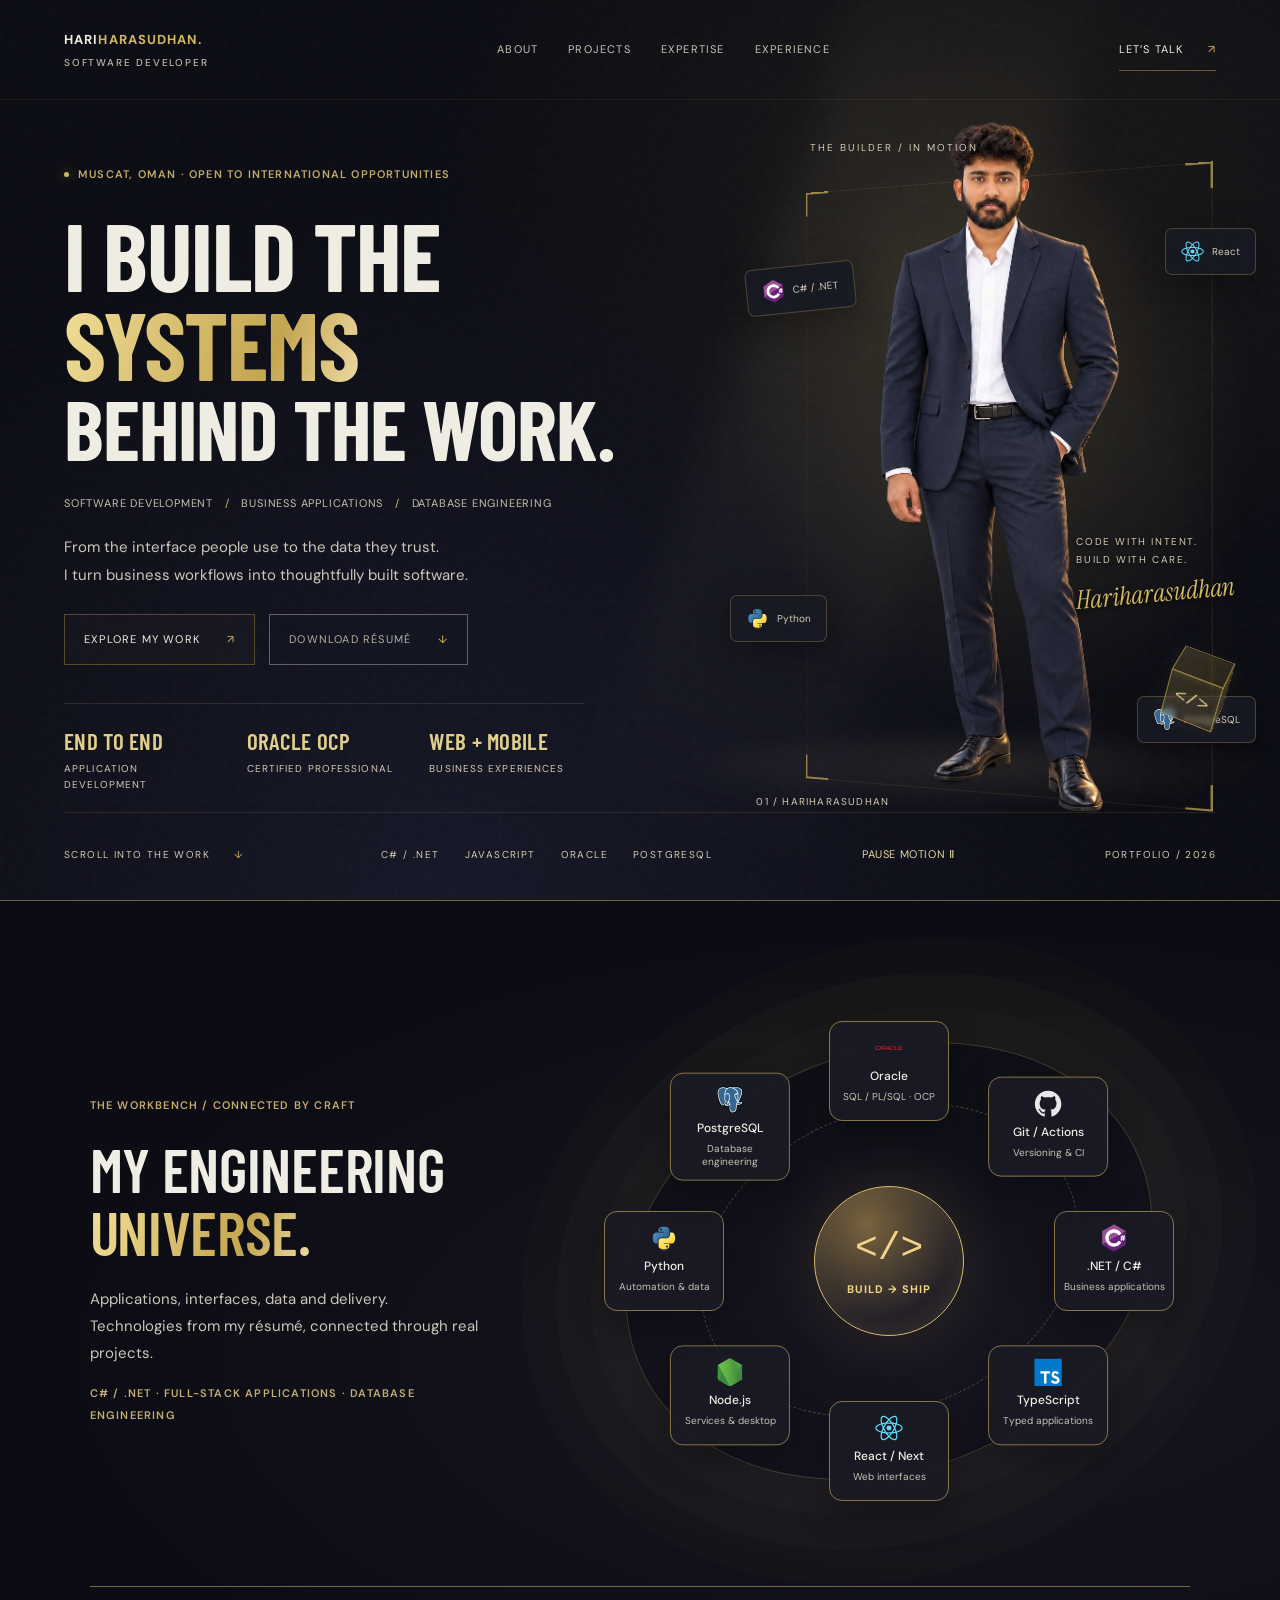
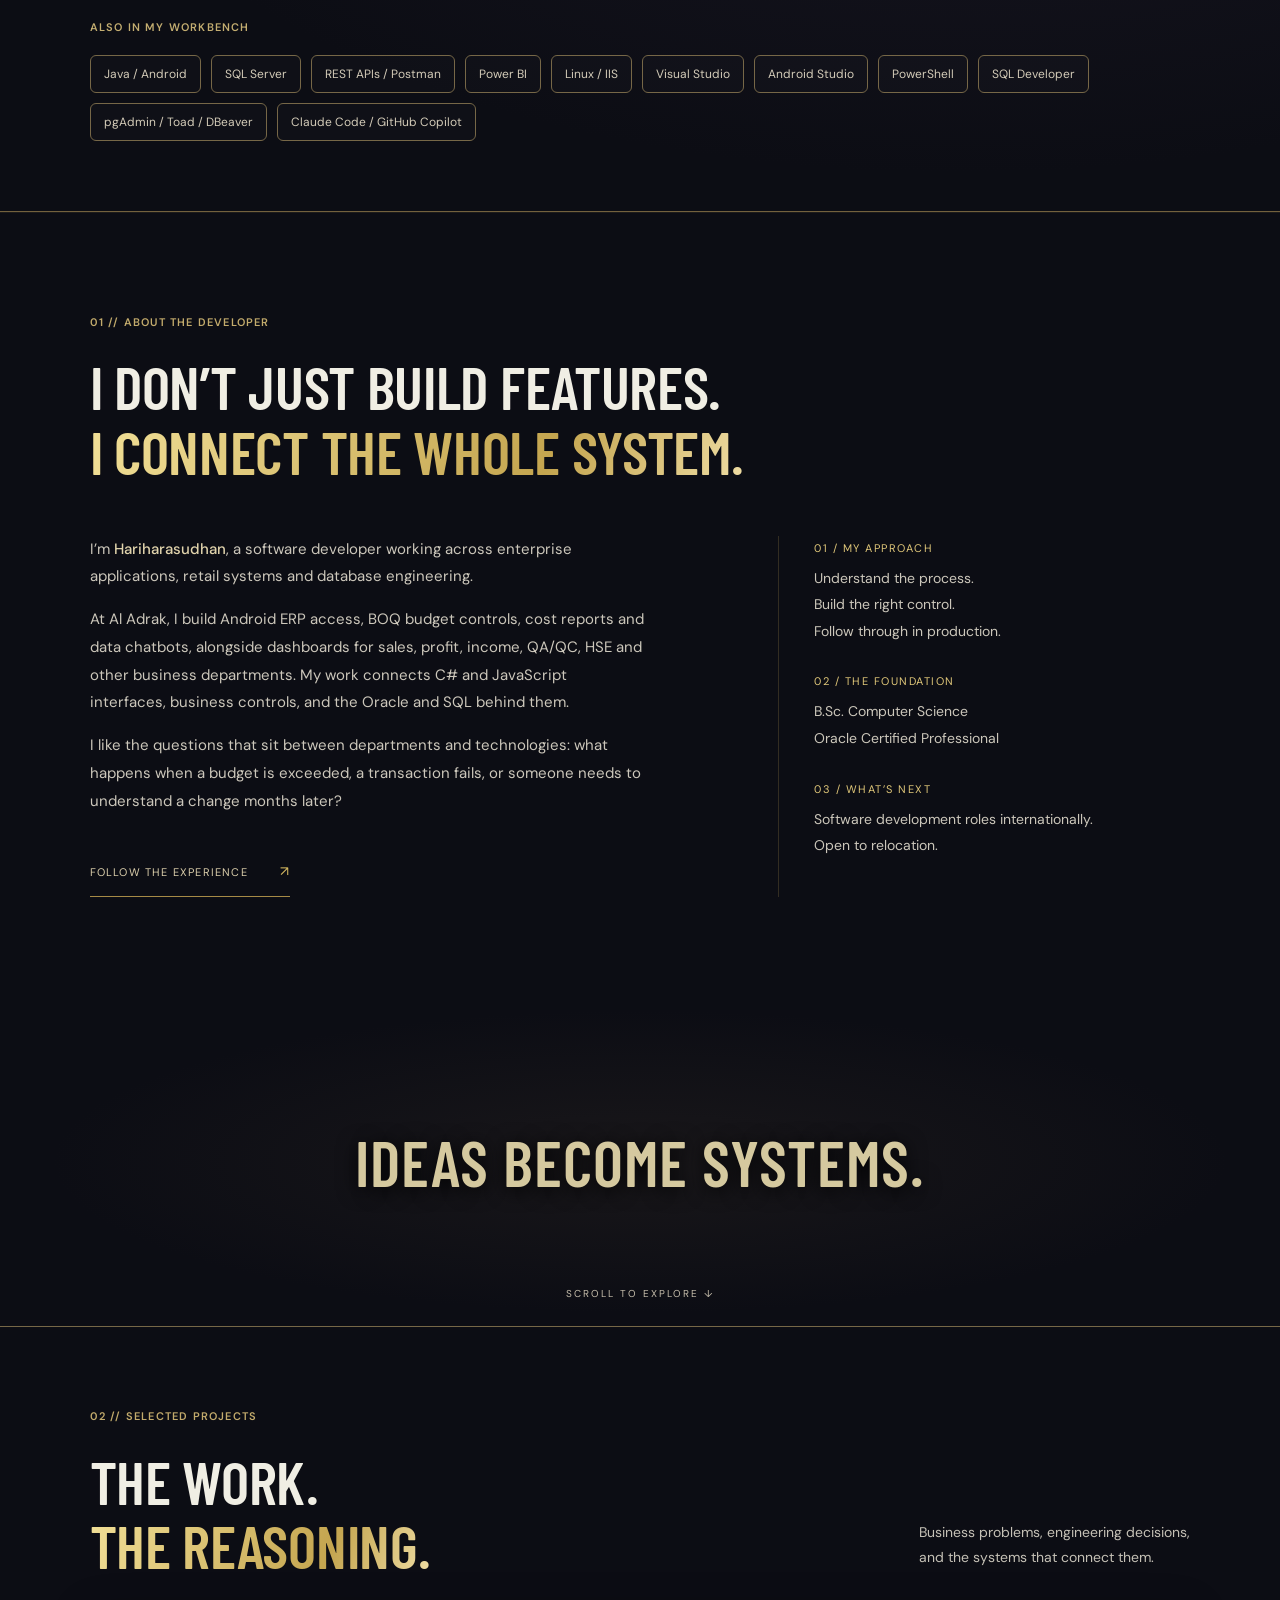
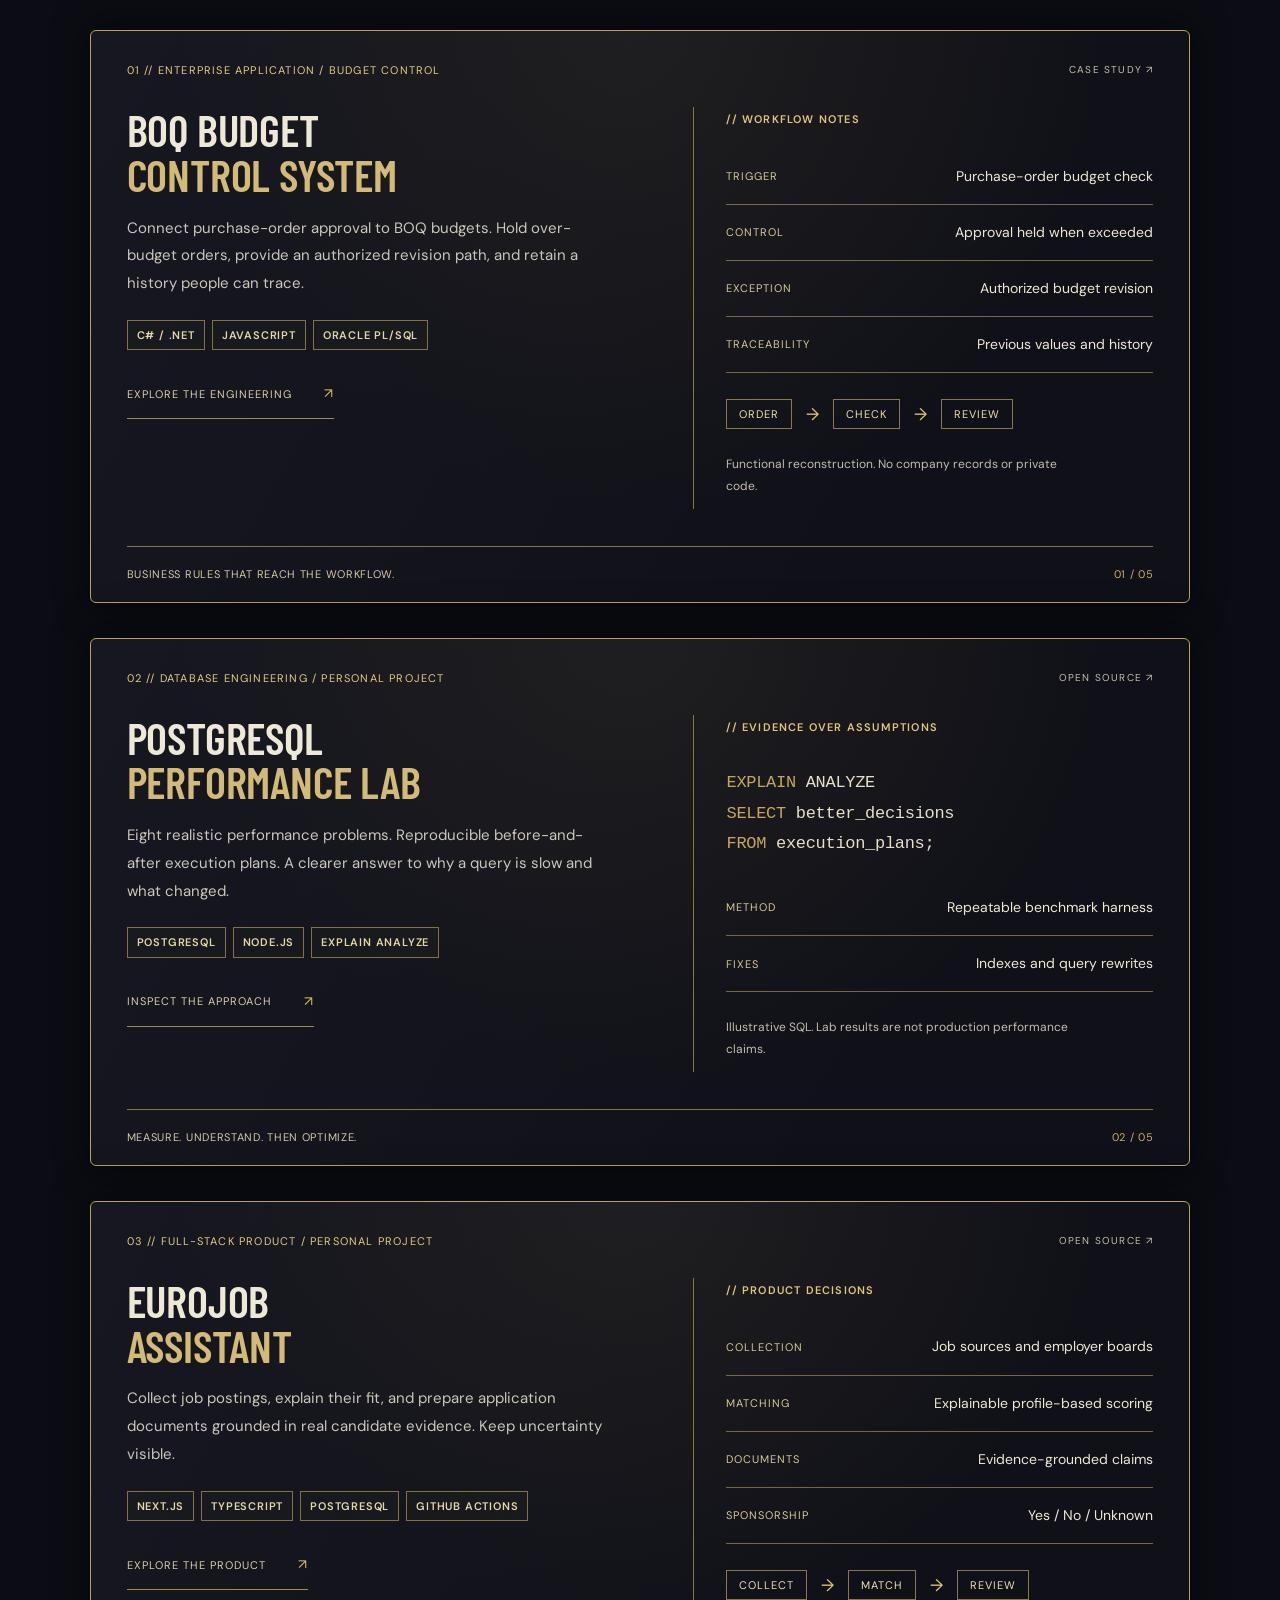
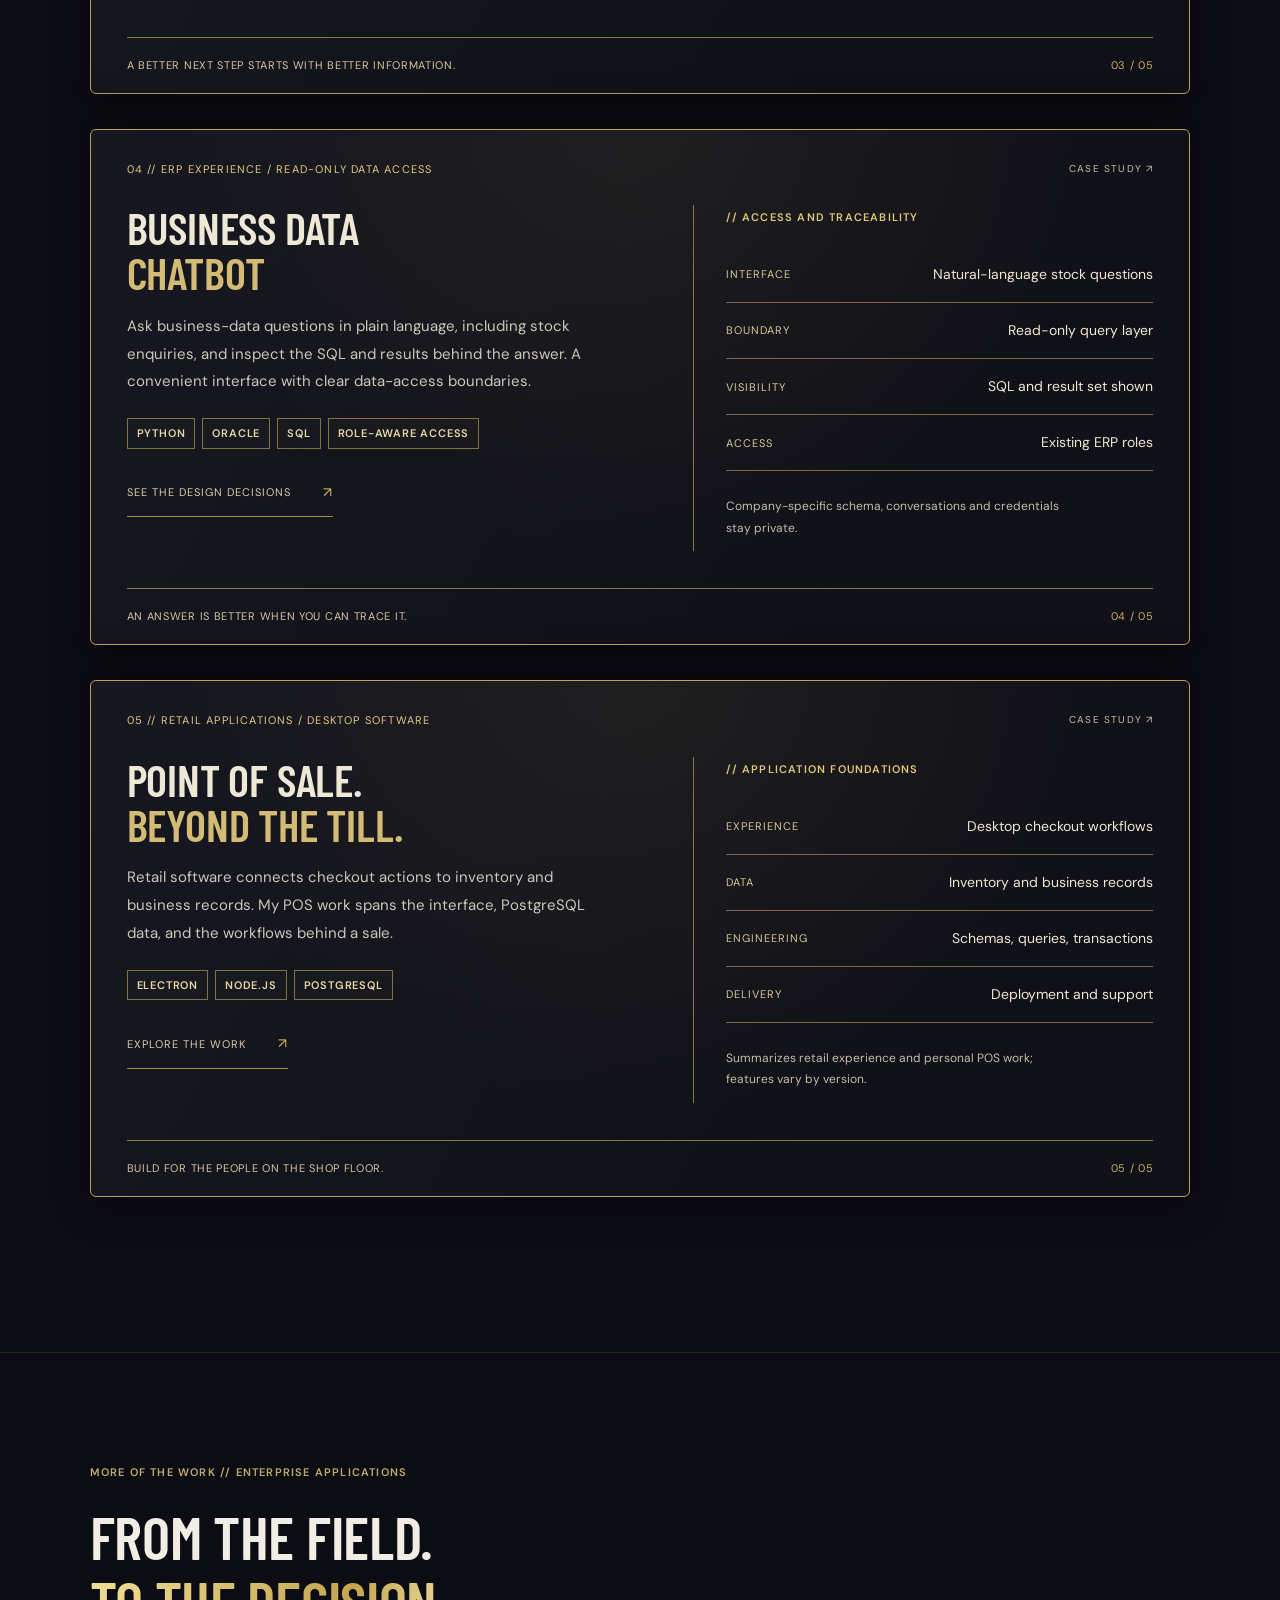
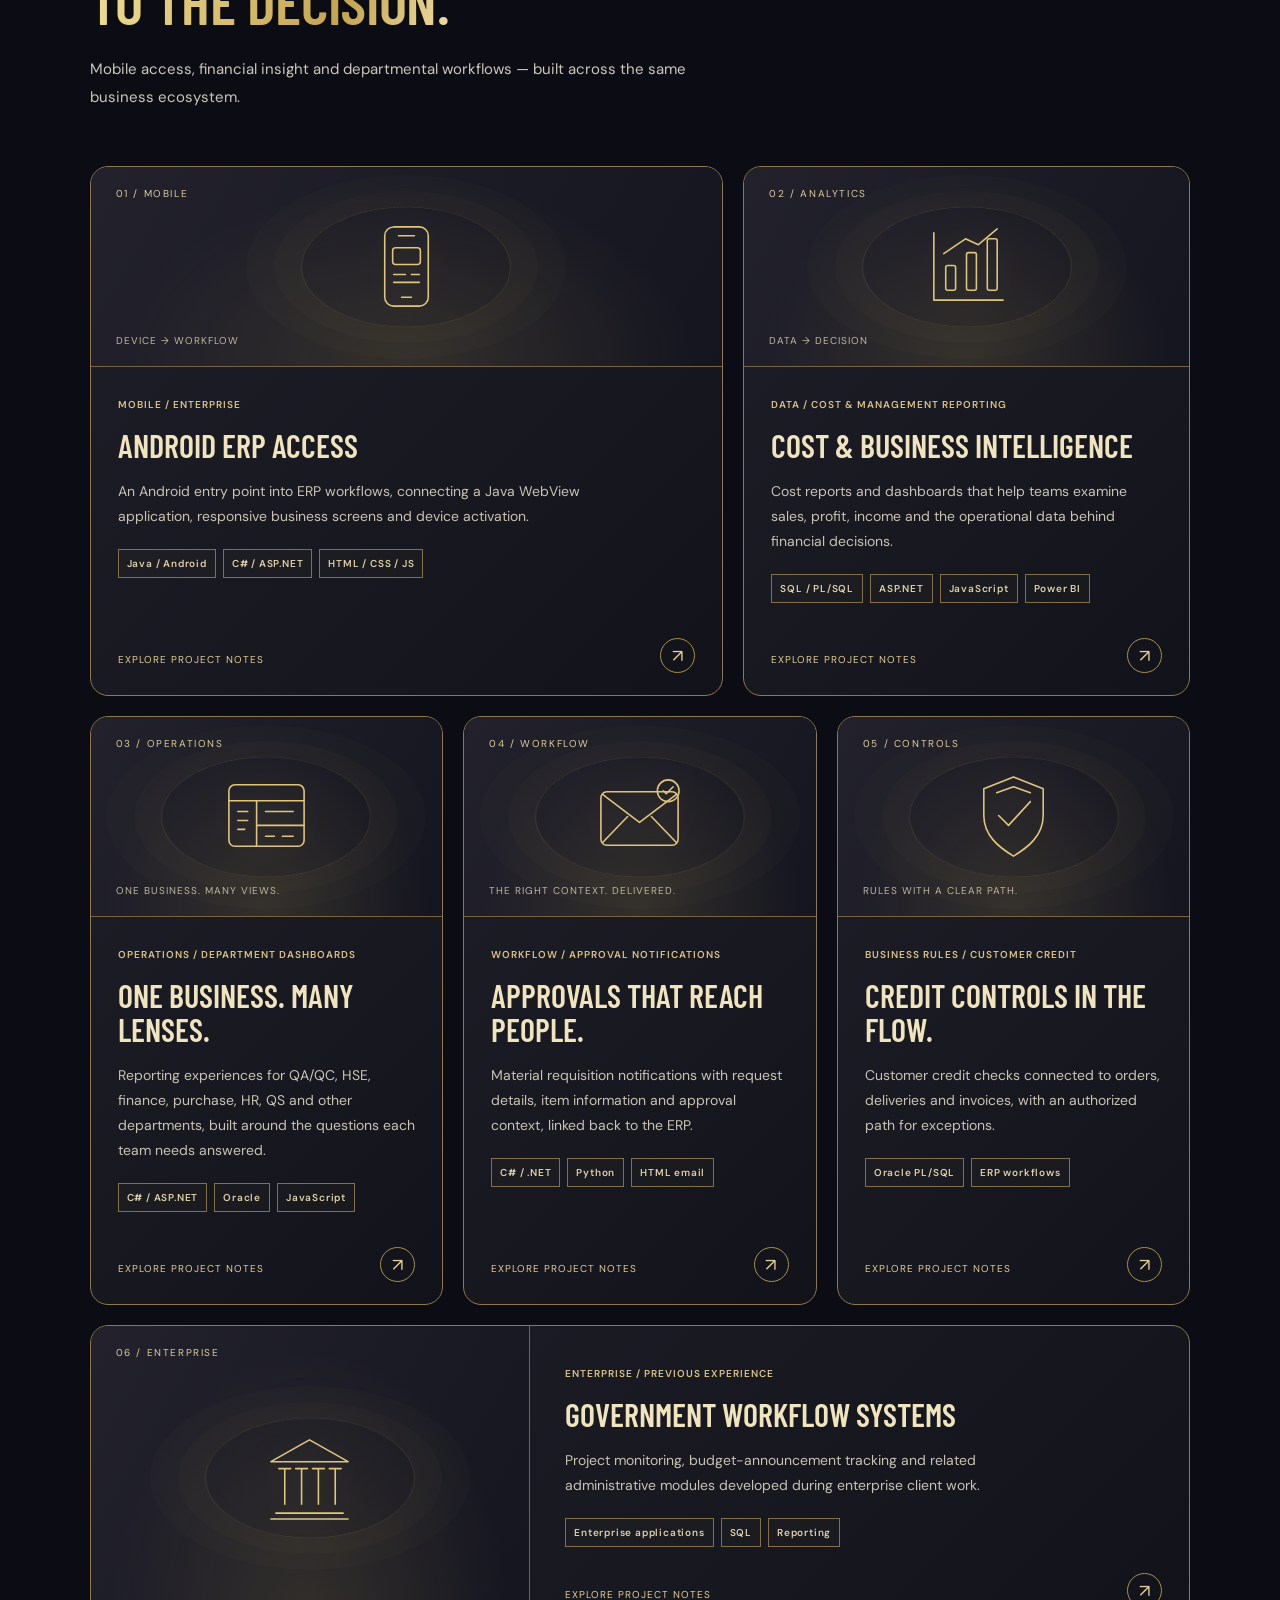
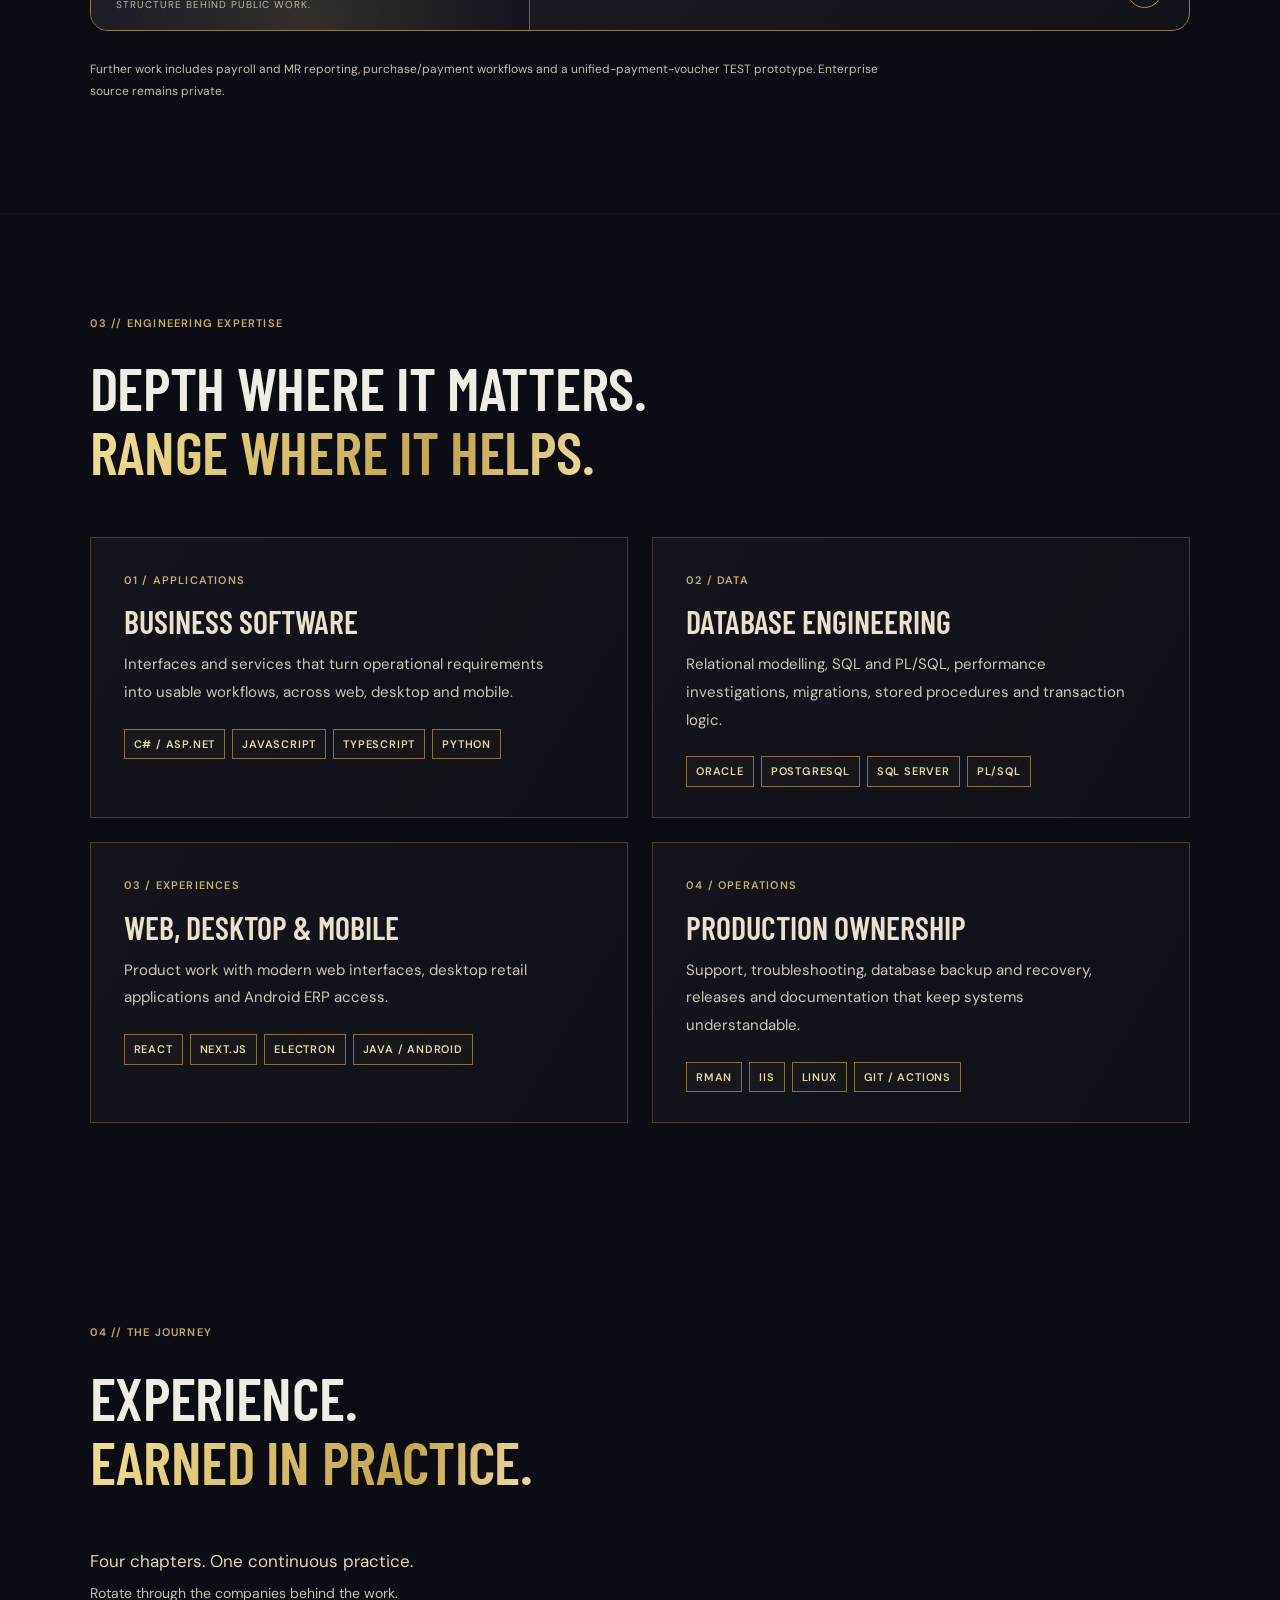
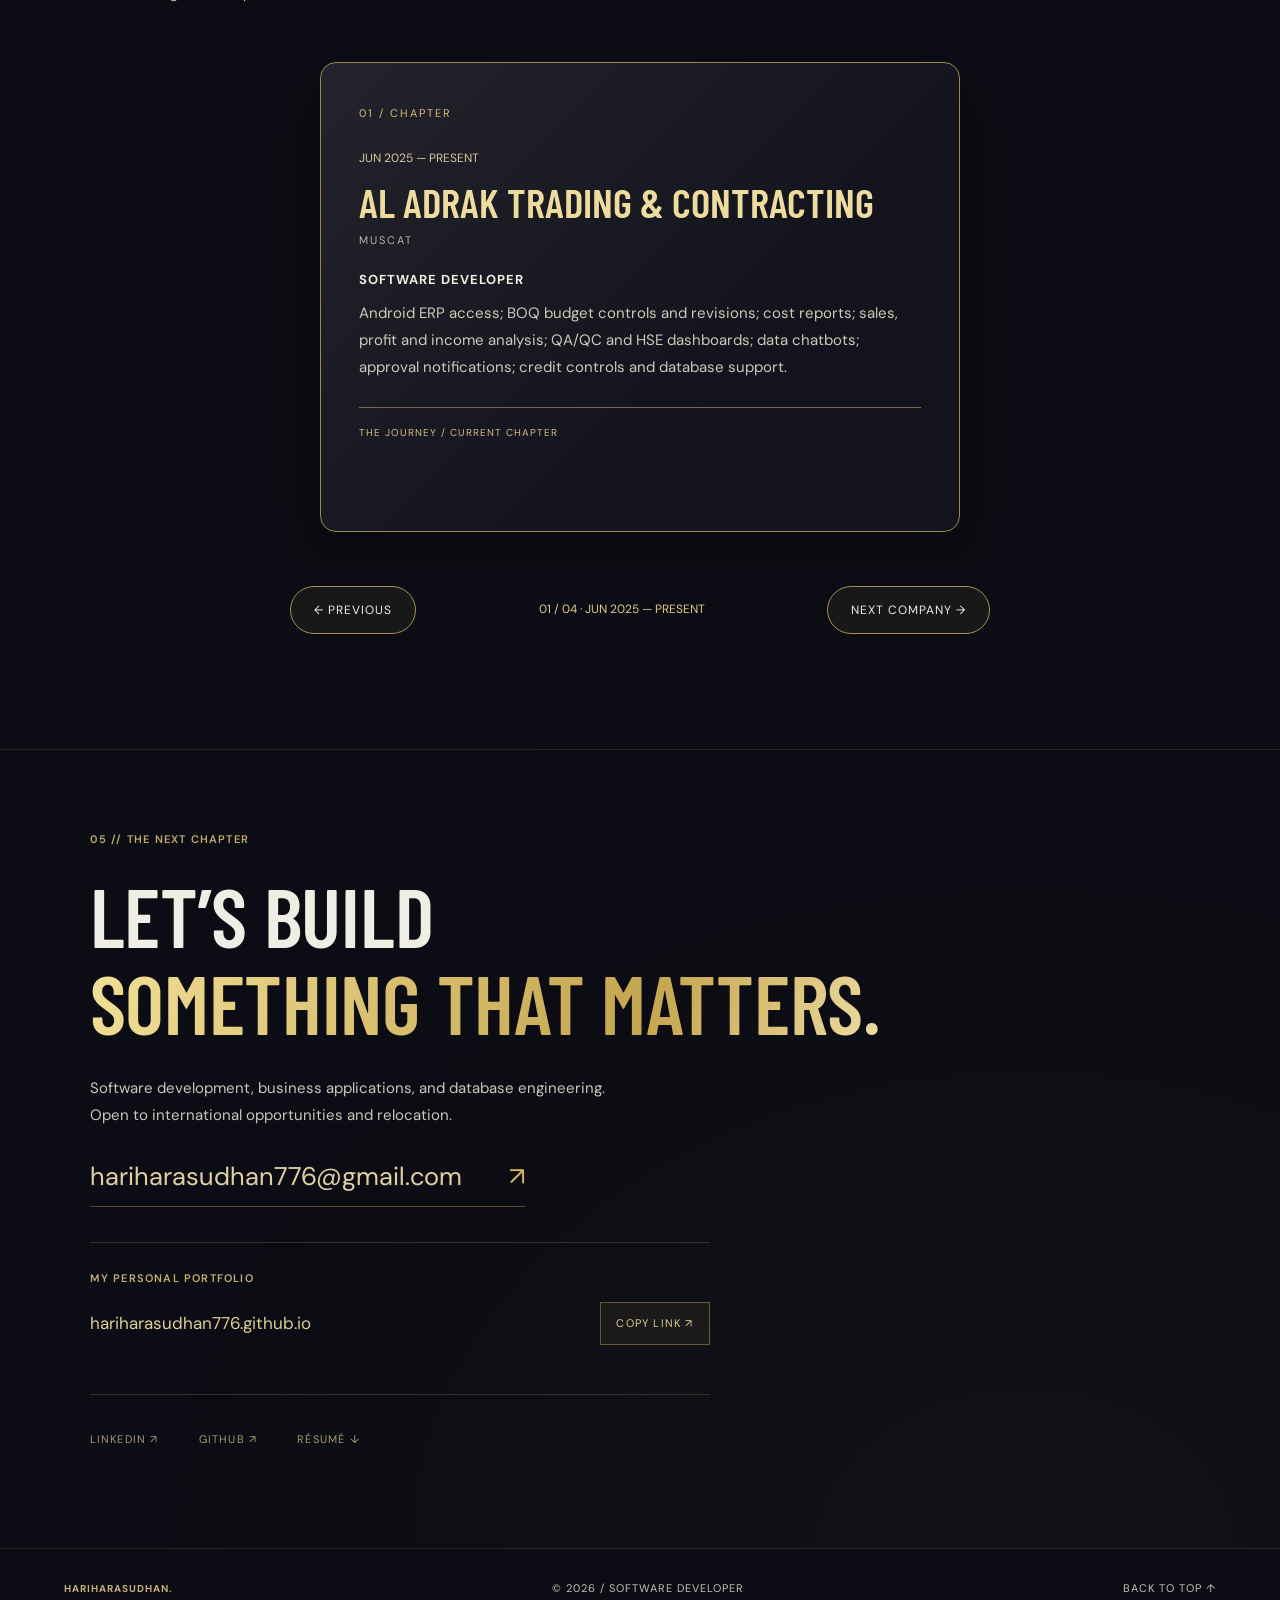
<file: index.html>
<!doctype html><html lang="en"><head><meta charset="UTF-8"><meta name="viewport" content="width=device-width, initial-scale=1"><meta name="theme-color" content="#0c0d14"><meta name="description" content="Hariharasudhan — software developer building business applications, ERP workflows and database systems. Selected projects, engineering decisions and experience."><meta property="og:title" content="Hariharasudhan — Software Developer"><meta property="og:description" content="From business problems to software that works. Explore the projects and engineering behind the work."><meta property="og:type" content="website"><meta property="og:url" content="https://hariharasudhan776.github.io/"><meta property="og:site_name" content="Hariharasudhan"><meta property="og:image" content="https://hariharasudhan776.github.io/portrait.png"><meta name="twitter:card" content="summary_large_image"><link rel="canonical" href="https://hariharasudhan776.github.io/"><title>Hariharasudhan — Software Developer</title><link rel="icon" href="icon.svg" type="image/svg+xml"><link rel="stylesheet" href="stage.css?v=walking1"><link rel="stylesheet" href="refinements.css?v=bento1"><link rel="stylesheet" href="bento.css?v=bento1"></head><body class="gold-stage"><a class="skip" href="https://hariharasudhan776.github.io/#work">Skip to projects</a><div class="noise" aria-hidden="true"></div><div class="reading-progress" aria-hidden="true"></div>
<header class="topbar"><a class="identity" href="https://hariharasudhan776.github.io/#home">HARI<span>HARASUDHAN.</span><small>SOFTWARE DEVELOPER</small></a><nav aria-label="Main navigation"><a href="https://hariharasudhan776.github.io/#about">About</a><a href="https://hariharasudhan776.github.io/#work">Projects</a><a href="https://hariharasudhan776.github.io/#skills">Expertise</a><a href="https://hariharasudhan776.github.io/#experience">Experience</a></nav><details class="mobile-menu"><summary>MENU +</summary><nav aria-label="Mobile navigation"><a href="https://hariharasudhan776.github.io/#about">About</a><a href="https://hariharasudhan776.github.io/#work">Projects</a><a href="https://hariharasudhan776.github.io/#skills">Expertise</a><a href="https://hariharasudhan776.github.io/#experience">Experience</a></nav></details><a class="top-contact" href="mailto:hariharasudhan776@gmail.com">LET’S TALK <span>↗</span></a></header>
<main><section class="opening" id="home"><div class="stage-grid" aria-hidden="true"></div><div class="spotlight one" aria-hidden="true"></div><div class="spotlight two" aria-hidden="true"></div><div class="opening-copy"><p class="overline reveal"><span class="live-dot"></span> MUSCAT, OMAN · OPEN TO INTERNATIONAL OPPORTUNITIES</p><h1 class="hero-title"><span class="title-line">I BUILD THE</span><span class="title-line gold">SYSTEMS</span><span class="title-line">BEHIND THE WORK.</span></h1><p class="hero-role reveal">SOFTWARE DEVELOPMENT <i>/</i> BUSINESS APPLICATIONS <i>/</i> DATABASE ENGINEERING</p><p class="hero-description reveal">From the interface people use to the data they trust.<br>I turn business workflows into thoughtfully built software.</p><div class="opening-actions reveal"><a class="outline-button" href="https://hariharasudhan776.github.io/#work">EXPLORE MY WORK <span>↗</span></a><a class="outline-button subtle" href="https://hariharasudhan776.github.io/Hariharasudhan_Resume.pdf" target="_blank" rel="noopener">DOWNLOAD RÉSUMÉ <span>↓</span></a></div><div class="credentials reveal"><div><strong>END TO END</strong><span>APPLICATION DEVELOPMENT</span></div><div><strong>ORACLE OCP</strong><span>CERTIFIED PROFESSIONAL</span></div><div><strong>WEB + MOBILE</strong><span>BUSINESS EXPERIENCES</span></div></div></div>
<div class="portrait-stage"><video id="portrait-video" class="stage-video" data-src="assets/hariharasudhan-walking.mp4" poster="portrait-stage.png" muted loop playsinline preload="none" aria-label="Animated photographic portrait of Hariharasudhan walking"></video><div class="hero-tools" aria-label="AI and development tools"><span class="hero-tool tool-a"><img src="assets/csharp.svg" alt="">C# / .NET</span><span class="hero-tool tool-b"><img src="assets/react.svg" alt="">React</span><span class="hero-tool tool-c"><img src="assets/python.svg" alt="">Python</span><span class="hero-tool tool-d"><img src="assets/postgresql.svg" alt="">PostgreSQL</span></div><span class="scene-caption">THE BUILDER / IN MOTION</span><div class="portrait-frame" aria-hidden="true"><i></i><i></i><i></i><i></i></div><div class="portrait-halo" aria-hidden="true"></div><div class="portrait-floor" aria-hidden="true"></div><img class="stage-portrait" src="portrait-stage.png" alt="Editorial portrait of Hariharasudhan" width="1024" height="1536" fetchpriority="high"><div class="portrait-tag"><span>CODE WITH INTENT.</span><span>BUILD WITH CARE.</span><em>Hariharasudhan</em></div><div class="floating-code" aria-hidden="true"><div class="cube-face front">&lt;/&gt;</div><div class="cube-face side"></div><div class="cube-face top"></div></div><span class="portrait-coordinate">01 / HARIHARASUDHAN</span></div>
<div class="opening-bottom"><span>SCROLL INTO THE WORK <b>↓</b></span><div><span>C# / .NET</span><span>JAVASCRIPT</span><span>ORACLE</span><span>POSTGRESQL</span></div><button id="motion-toggle" class="motion-button" aria-pressed="false" type="button">PAUSE MOTION Ⅱ</button><span>PORTFOLIO / 2026</span></div></section>
<section class="solar-workbench shell" id="tools" aria-label="Tools I work with"><div class="solar-copy"><p class="overline">THE WORKBENCH / CONNECTED BY CRAFT</p><h2>MY ENGINEERING<br><span class="gold">UNIVERSE.</span></h2><p>Applications, interfaces, data and delivery. Technologies from my résumé, connected through real projects.</p><span class="small-label">C# / .NET · FULL-STACK APPLICATIONS · DATABASE ENGINEERING</span></div><div class="solar-scene"><div class="solar-disc" aria-hidden="true"></div><div class="solar-core"><span>&lt;/&gt;</span><strong>BUILD → SHIP</strong></div><div class="orbit-path" style="--phase:0deg"><div class="orbit-node"><span class="orbit-icon"><img src="assets/csharp.svg" alt="" width="28" height="28"></span><strong>.NET / C#</strong><small>Business applications</small></div></div><div class="orbit-path" style="--phase:45deg"><div class="orbit-node"><span class="orbit-icon"><img src="assets/typescript.svg" alt="" width="28" height="28"></span><strong>TypeScript</strong><small>Typed applications</small></div></div><div class="orbit-path" style="--phase:90deg"><div class="orbit-node"><span class="orbit-icon"><img src="assets/react.svg" alt="" width="28" height="28"></span><strong>React / Next</strong><small>Web interfaces</small></div></div><div class="orbit-path" style="--phase:135deg"><div class="orbit-node"><span class="orbit-icon"><img src="assets/nodejs.svg" alt="" width="28" height="28"></span><strong>Node.js</strong><small>Services & desktop</small></div></div><div class="orbit-path" style="--phase:180deg"><div class="orbit-node"><span class="orbit-icon"><img src="assets/python.svg" alt="" width="28" height="28"></span><strong>Python</strong><small>Automation & data</small></div></div><div class="orbit-path" style="--phase:225deg"><div class="orbit-node"><span class="orbit-icon"><img src="assets/postgresql.svg" alt="" width="28" height="28"></span><strong>PostgreSQL</strong><small>Database engineering</small></div></div><div class="orbit-path" style="--phase:270deg"><div class="orbit-node"><span class="orbit-icon"><img src="assets/oracle.svg" alt="" width="28" height="28"></span><strong>Oracle</strong><small>SQL / PL/SQL · OCP</small></div></div><div class="orbit-path" style="--phase:315deg"><div class="orbit-node"><span class="orbit-icon"><img src="assets/github.svg" alt="" width="28" height="28"></span><strong>Git / Actions</strong><small>Versioning & CI</small></div></div></div><div class="supporting-tools"><span class="small-label">ALSO IN MY WORKBENCH</span><ul><li>Java / Android</li><li>SQL Server</li><li>REST APIs / Postman</li><li>Power BI</li><li>Linux / IIS</li><li>Visual Studio</li><li>Android Studio</li><li>PowerShell</li><li>SQL Developer</li><li>pgAdmin / Toad / DBeaver</li><li>Claude Code / GitHub Copilot</li></ul></div></section><section class="about-panel shell" id="about"><div class="section-intro reveal"><p class="overline">01 // ABOUT THE DEVELOPER</p><h2>I DON’T JUST BUILD FEATURES.<br><span class="gold">I CONNECT THE WHOLE SYSTEM.</span></h2></div><div class="about-grid"><div class="about-story reveal"><p>I’m <strong>Hariharasudhan</strong>, a software developer working across enterprise applications, retail systems and database engineering.</p><p>At Al Adrak, I build Android ERP access, BOQ budget controls, cost reports and data chatbots, alongside dashboards for sales, profit, income, QA/QC, HSE and other business departments. My work connects C# and JavaScript interfaces, business controls, and the Oracle and SQL behind them.</p><p>I like the questions that sit between departments and technologies: what happens when a budget is exceeded, a transaction fails, or someone needs to understand a change months later?</p><a class="inline-link" href="https://hariharasudhan776.github.io/#experience">FOLLOW THE EXPERIENCE <span>↗</span></a></div><aside class="about-notes reveal"><div><span>01 / MY APPROACH</span><p>Understand the process.<br>Build the right control.<br>Follow through in production.</p></div><div><span>02 / THE FOUNDATION</span><p>B.Sc. Computer Science<br>Oracle Certified Professional</p></div><div><span>03 / WHAT’S NEXT</span><p>Software development roles internationally.<br>Open to relocation.</p></div></aside></div></section>
<div class="scroll-film" aria-hidden="true"><div class="film-caption">IDEAS BECOME SYSTEMS.</div><div class="film-slices"><i style="--slice:0;--offset:2;background-position:center 0%"></i><i style="--slice:1;--offset:1;background-position:center 25%"></i><i style="--slice:2;--offset:0;background-position:center 50%"></i><i style="--slice:3;--offset:1;background-position:center 75%"></i><i style="--slice:4;--offset:2;background-position:center 100%"></i></div><span>SCROLL TO EXPLORE ↓</span></div><section class="work-panel shell" id="work"><div class="section-intro reveal"><p class="overline">02 // SELECTED PROJECTS</p><div class="heading-row"><h2>THE WORK.<br><span class="gold">THE REASONING.</span></h2><p>Business problems, engineering decisions,<br>and the systems that connect them.</p></div></div><div class="stacked-projects">
<article class="project-card" id="budget-control" style="--card:0"><div class="card-head"><span>01 // ENTERPRISE APPLICATION / BUDGET CONTROL</span><span>CASE STUDY ↗</span></div><div class="project-grid"><div class="project-story"><h3>BOQ BUDGET<br><span>CONTROL SYSTEM</span></h3><p>Connect purchase-order approval to BOQ budgets. Hold over-budget orders, provide an authorized revision path, and retain a history people can trace.</p><div class="tech-tags"><span>C# / .NET</span><span>JAVASCRIPT</span><span>ORACLE PL/SQL</span></div><button class="inline-link" data-open="budget">EXPLORE THE ENGINEERING <span>↗</span></button></div><div class="architecture"><span class="small-label">// WORKFLOW NOTES</span><dl><div><dt>TRIGGER</dt><dd>Purchase-order budget check</dd></div><div><dt>CONTROL</dt><dd>Approval held when exceeded</dd></div><div><dt>EXCEPTION</dt><dd>Authorized budget revision</dd></div><div><dt>TRACEABILITY</dt><dd>Previous values and history</dd></div></dl><div class="flow-strip"><span>ORDER</span><b>→</b><span>CHECK</span><b>→</b><span>REVIEW</span></div><p class="privacy-note">Functional reconstruction. No company records or private code.</p></div></div><div class="card-foot"><span>BUSINESS RULES THAT REACH THE WORKFLOW.</span><span>01 / 05</span></div></article>
<article class="project-card" style="--card:1"><div class="card-head"><span>02 // DATABASE ENGINEERING / PERSONAL PROJECT</span><span>OPEN SOURCE ↗</span></div><div class="project-grid"><div class="project-story"><h3>POSTGRESQL<br><span>PERFORMANCE LAB</span></h3><p>Eight realistic performance problems. Reproducible before-and-after execution plans. A clearer answer to why a query is slow and what changed.</p><div class="tech-tags"><span>POSTGRESQL</span><span>NODE.JS</span><span>EXPLAIN ANALYZE</span></div><button class="inline-link" data-open="postgres">INSPECT THE APPROACH <span>↗</span></button></div><div class="architecture code-notes"><span class="small-label">// EVIDENCE OVER ASSUMPTIONS</span><pre><span>EXPLAIN</span> ANALYZE
<span>SELECT</span> better_decisions
<span>FROM</span> execution_plans;</pre><dl><div><dt>METHOD</dt><dd>Repeatable benchmark harness</dd></div><div><dt>FIXES</dt><dd>Indexes and query rewrites</dd></div></dl><p class="privacy-note">Illustrative SQL. Lab results are not production performance claims.</p></div></div><div class="card-foot"><span>MEASURE. UNDERSTAND. THEN OPTIMIZE.</span><span>02 / 05</span></div></article>
<article class="project-card" style="--card:2"><div class="card-head"><span>03 // FULL-STACK PRODUCT / PERSONAL PROJECT</span><span>OPEN SOURCE ↗</span></div><div class="project-grid"><div class="project-story"><h3>EUROJOB<br><span>ASSISTANT</span></h3><p>Collect job postings, explain their fit, and prepare application documents grounded in real candidate evidence. Keep uncertainty visible.</p><div class="tech-tags"><span>NEXT.JS</span><span>TYPESCRIPT</span><span>POSTGRESQL</span><span>GITHUB ACTIONS</span></div><button class="inline-link" data-open="jobs">EXPLORE THE PRODUCT <span>↗</span></button></div><div class="architecture"><span class="small-label">// PRODUCT DECISIONS</span><dl><div><dt>COLLECTION</dt><dd>Job sources and employer boards</dd></div><div><dt>MATCHING</dt><dd>Explainable profile-based scoring</dd></div><div><dt>DOCUMENTS</dt><dd>Evidence-grounded claims</dd></div><div><dt>SPONSORSHIP</dt><dd>Yes / No / Unknown</dd></div></dl><div class="flow-strip"><span>COLLECT</span><b>→</b><span>MATCH</span><b>→</b><span>REVIEW</span></div></div></div><div class="card-foot"><span>A BETTER NEXT STEP STARTS WITH BETTER INFORMATION.</span><span>03 / 05</span></div></article>
<article class="project-card" style="--card:3"><div class="card-head"><span>04 // ERP EXPERIENCE / READ-ONLY DATA ACCESS</span><span>CASE STUDY ↗</span></div><div class="project-grid"><div class="project-story"><h3>BUSINESS DATA<br><span>CHATBOT</span></h3><p>Ask business-data questions in plain language, including stock enquiries, and inspect the SQL and results behind the answer. A convenient interface with clear data-access boundaries.</p><div class="tech-tags"><span>PYTHON</span><span>ORACLE</span><span>SQL</span><span>ROLE-AWARE ACCESS</span></div><button class="inline-link" data-open="stock">SEE THE DESIGN DECISIONS <span>↗</span></button></div><div class="architecture"><span class="small-label">// ACCESS AND TRACEABILITY</span><dl><div><dt>INTERFACE</dt><dd>Natural-language stock questions</dd></div><div><dt>BOUNDARY</dt><dd>Read-only query layer</dd></div><div><dt>VISIBILITY</dt><dd>SQL and result set shown</dd></div><div><dt>ACCESS</dt><dd>Existing ERP roles</dd></div></dl><p class="privacy-note">Company-specific schema, conversations and credentials stay private.</p></div></div><div class="card-foot"><span>AN ANSWER IS BETTER WHEN YOU CAN TRACE IT.</span><span>04 / 05</span></div></article>
<article class="project-card" style="--card:4"><div class="card-head"><span>05 // RETAIL APPLICATIONS / DESKTOP SOFTWARE</span><span>CASE STUDY ↗</span></div><div class="project-grid"><div class="project-story"><h3>POINT OF SALE.<br><span>BEYOND THE TILL.</span></h3><p>Retail software connects checkout actions to inventory and business records. My POS work spans the interface, PostgreSQL data, and the workflows behind a sale.</p><div class="tech-tags"><span>ELECTRON</span><span>NODE.JS</span><span>POSTGRESQL</span></div><button class="inline-link" data-open="pos">EXPLORE THE WORK <span>↗</span></button></div><div class="architecture"><span class="small-label">// APPLICATION FOUNDATIONS</span><dl><div><dt>EXPERIENCE</dt><dd>Desktop checkout workflows</dd></div><div><dt>DATA</dt><dd>Inventory and business records</dd></div><div><dt>ENGINEERING</dt><dd>Schemas, queries, transactions</dd></div><div><dt>DELIVERY</dt><dd>Deployment and support</dd></div></dl><p class="privacy-note">Summarizes retail experience and personal POS work; features vary by version.</p></div></div><div class="card-foot"><span>BUILD FOR THE PEOPLE ON THE SHOP FLOOR.</span><span>05 / 05</span></div></article>
</div></section>
<section class="project-library shell" id="more-work"><div class="section-intro reveal"><p class="overline">MORE OF THE WORK // ENTERPRISE APPLICATIONS</p><h2>FROM THE FIELD.<br><span class="gold">TO THE DECISION.</span></h2><p class="library-intro">Mobile access, financial insight and departmental workflows — built across the same business ecosystem.</p></div><div class="library-grid expandable-bento" id="project-notes"><article class="library-card bento-card bento-android reveal"><div class="bento-visual" aria-hidden="true"><span class="bento-chapter">01 / MOBILE</span><div class="bento-orbit"></div><svg viewBox="0 0 96 96" fill="none" stroke="currentColor" stroke-width="1.6" stroke-linecap="round" stroke-linejoin="round"><rect x="26" y="8" width="44" height="80" rx="9"/><path d="M40 17h16M43 79h10"/><rect x="34" y="29" width="28" height="17" rx="3"/><path d="M35 56h12m-12 8h26M53 56h8"/></svg><span class="bento-caption">DEVICE → WORKFLOW</span></div><div class="bento-copy"><span class="small-label">MOBILE / ENTERPRISE</span><h3>ANDROID ERP ACCESS</h3><p>An Android entry point into ERP workflows, connecting a Java WebView application, responsive business screens and device activation.</p><div class="tech-tags"><span>Java / Android</span><span>C# / ASP.NET</span><span>HTML / CSS / JS</span></div></div><button class="bento-open" data-open="android" aria-label="Expand android erp access project notes" aria-haspopup="dialog" aria-controls="case-dialog" aria-expanded="false"><span>EXPLORE PROJECT NOTES</span><span aria-hidden="true">↗</span></button></article><article class="library-card bento-card bento-reports reveal"><div class="bento-visual" aria-hidden="true"><span class="bento-chapter">02 / ANALYTICS</span><div class="bento-orbit"></div><svg viewBox="0 0 96 96" fill="none" stroke="currentColor" stroke-width="1.6" stroke-linecap="round" stroke-linejoin="round"><path d="M15 14v68h70"/><rect x="27" y="47" width="10" height="25" rx="2"/><rect x="48" y="34" width="10" height="38" rx="2"/><rect x="69" y="20" width="10" height="52" rx="2"/><path d="m25 35 22-15 13 6 19-16"/></svg><span class="bento-caption">DATA → DECISION</span></div><div class="bento-copy"><span class="small-label">DATA / COST & MANAGEMENT REPORTING</span><h3>COST & BUSINESS INTELLIGENCE</h3><p>Cost reports and dashboards that help teams examine sales, profit, income and the operational data behind financial decisions.</p><div class="tech-tags"><span>SQL / PL/SQL</span><span>ASP.NET</span><span>JavaScript</span><span>Power BI</span></div></div><button class="bento-open" data-open="reports" aria-label="Expand cost & business intelligence project notes" aria-haspopup="dialog" aria-controls="case-dialog" aria-expanded="false"><span>EXPLORE PROJECT NOTES</span><span aria-hidden="true">↗</span></button></article><article class="library-card bento-card bento-departments reveal"><div class="bento-visual" aria-hidden="true"><span class="bento-chapter">03 / OPERATIONS</span><div class="bento-orbit"></div><svg viewBox="0 0 96 96" fill="none" stroke="currentColor" stroke-width="1.6" stroke-linecap="round" stroke-linejoin="round"><rect x="10" y="16" width="76" height="62" rx="6"/><path d="M10 32h76M38 32v46M38 57h48"/><path d="M19 43h10m-10 9h10m-10 9h7m21-18h28m-28 25h9m8 0h11"/></svg><span class="bento-caption">ONE BUSINESS. MANY VIEWS.</span></div><div class="bento-copy"><span class="small-label">OPERATIONS / DEPARTMENT DASHBOARDS</span><h3>ONE BUSINESS. MANY LENSES.</h3><p>Reporting experiences for QA/QC, HSE, finance, purchase, HR, QS and other departments, built around the questions each team needs answered.</p><div class="tech-tags"><span>C# / ASP.NET</span><span>Oracle</span><span>JavaScript</span></div></div><button class="bento-open" data-open="departments" aria-label="Expand one business. many lenses. project notes" aria-haspopup="dialog" aria-controls="case-dialog" aria-expanded="false"><span>EXPLORE PROJECT NOTES</span><span aria-hidden="true">↗</span></button></article><article class="library-card bento-card bento-notifications reveal"><div class="bento-visual" aria-hidden="true"><span class="bento-chapter">04 / WORKFLOW</span><div class="bento-orbit"></div><svg viewBox="0 0 96 96" fill="none" stroke="currentColor" stroke-width="1.6" stroke-linecap="round" stroke-linejoin="round"><rect x="9" y="23" width="78" height="54" rx="6"/><path d="m11 26 37 28 37-28M11 74l25-26m49 26L60 48"/><circle cx="77" cy="22" r="11"/><path d="m72 22 3 3 7-7"/></svg><span class="bento-caption">THE RIGHT CONTEXT. DELIVERED.</span></div><div class="bento-copy"><span class="small-label">WORKFLOW / APPROVAL NOTIFICATIONS</span><h3>APPROVALS THAT REACH PEOPLE.</h3><p>Material requisition notifications with request details, item information and approval context, linked back to the ERP.</p><div class="tech-tags"><span>C# / .NET</span><span>Python</span><span>HTML email</span></div></div><button class="bento-open" data-open="notifications" aria-label="Expand approvals that reach people. project notes" aria-haspopup="dialog" aria-controls="case-dialog" aria-expanded="false"><span>EXPLORE PROJECT NOTES</span><span aria-hidden="true">↗</span></button></article><article class="library-card bento-card bento-credit reveal"><div class="bento-visual" aria-hidden="true"><span class="bento-chapter">05 / CONTROLS</span><div class="bento-orbit"></div><svg viewBox="0 0 96 96" fill="none" stroke="currentColor" stroke-width="1.6" stroke-linecap="round" stroke-linejoin="round"><path d="M48 8 78 20v27c0 20-15 32-30 41C33 79 18 67 18 47V20Z"/><path d="m33 47 10 10 22-24M31 24l17-6 17 6"/></svg><span class="bento-caption">RULES WITH A CLEAR PATH.</span></div><div class="bento-copy"><span class="small-label">BUSINESS RULES / CUSTOMER CREDIT</span><h3>CREDIT CONTROLS IN THE FLOW.</h3><p>Customer credit checks connected to orders, deliveries and invoices, with an authorized path for exceptions.</p><div class="tech-tags"><span>Oracle PL/SQL</span><span>ERP workflows</span></div></div><button class="bento-open" data-open="credit" aria-label="Expand credit controls in the flow. project notes" aria-haspopup="dialog" aria-controls="case-dialog" aria-expanded="false"><span>EXPLORE PROJECT NOTES</span><span aria-hidden="true">↗</span></button></article><article class="library-card bento-card bento-government reveal"><div class="bento-visual" aria-hidden="true"><span class="bento-chapter">06 / ENTERPRISE</span><div class="bento-orbit"></div><svg viewBox="0 0 96 96" fill="none" stroke="currentColor" stroke-width="1.6" stroke-linecap="round" stroke-linejoin="round"><path d="m9 31 39-22 39 22ZM14 83h68M9 89h78M23 39v35m17-35v35m17-35v35m17-35v35M17 38h12m5 0h12m5 0h12m5 0h12"/></svg><span class="bento-caption">STRUCTURE BEHIND PUBLIC WORK.</span></div><div class="bento-copy"><span class="small-label">ENTERPRISE / PREVIOUS EXPERIENCE</span><h3>GOVERNMENT WORKFLOW SYSTEMS</h3><p>Project monitoring, budget-announcement tracking and related administrative modules developed during enterprise client work.</p><div class="tech-tags"><span>Enterprise applications</span><span>SQL</span><span>Reporting</span></div></div><button class="bento-open" data-open="government" aria-label="Expand government workflow systems project notes" aria-haspopup="dialog" aria-controls="case-dialog" aria-expanded="false"><span>EXPLORE PROJECT NOTES</span><span aria-hidden="true">↗</span></button></article></div><p class="library-footnote">Further work includes payroll and MR reporting, purchase/payment workflows and a unified-payment-voucher TEST prototype. Enterprise source remains private.</p></section><section class="skills-panel shell" id="skills"><div class="section-intro reveal"><p class="overline">03 // ENGINEERING EXPERTISE</p><h2>DEPTH WHERE IT MATTERS.<br><span class="gold">RANGE WHERE IT HELPS.</span></h2></div><div class="expertise-grid"><article class="expertise-card reveal"><span class="small-label">01 / APPLICATIONS</span><h3>BUSINESS SOFTWARE</h3><p>Interfaces and services that turn operational requirements into usable workflows, across web, desktop and mobile.</p><div class="tech-tags"><span>C# / ASP.NET</span><span>JAVASCRIPT</span><span>TYPESCRIPT</span><span>PYTHON</span></div></article><article class="expertise-card reveal"><span class="small-label">02 / DATA</span><h3>DATABASE ENGINEERING</h3><p>Relational modelling, SQL and PL/SQL, performance investigations, migrations, stored procedures and transaction logic.</p><div class="tech-tags"><span>ORACLE</span><span>POSTGRESQL</span><span>SQL SERVER</span><span>PL/SQL</span></div></article><article class="expertise-card reveal"><span class="small-label">03 / EXPERIENCES</span><h3>WEB, DESKTOP & MOBILE</h3><p>Product work with modern web interfaces, desktop retail applications and Android ERP access.</p><div class="tech-tags"><span>REACT</span><span>NEXT.JS</span><span>ELECTRON</span><span>JAVA / ANDROID</span></div></article><article class="expertise-card reveal"><span class="small-label">04 / OPERATIONS</span><h3>PRODUCTION OWNERSHIP</h3><p>Support, troubleshooting, database backup and recovery, releases and documentation that keep systems understandable.</p><div class="tech-tags"><span>RMAN</span><span>IIS</span><span>LINUX</span><span>GIT / ACTIONS</span></div></article></div></section>
<section class="experience-panel shell" id="experience"><div class="section-intro reveal"><p class="overline">04 // THE JOURNEY</p><h2>EXPERIENCE.<br><span class="gold">EARNED IN PRACTICE.</span></h2></div><div class="company-carousel" id="career-chapters" role="region" aria-roledescription="carousel" aria-label="Company experience"><p class="carousel-intro">Four chapters. One continuous practice.<br><span>Rotate through the companies behind the work.</span></p><div class="cylinder-window"><div class="company-cylinder"><article class="company-card" aria-label="1 of 4"><span class="company-number">01 / CHAPTER</span><p class="company-date">JUN 2025 — PRESENT</p><h3>AL ADRAK TRADING & CONTRACTING</h3><p class="company-location">MUSCAT</p><h4>SOFTWARE DEVELOPER</h4><p class="company-description">Android ERP access; BOQ budget controls and revisions; cost reports; sales, profit and income analysis; QA/QC and HSE dashboards; data chatbots; approval notifications; credit controls and database support.</p><span class="company-end">THE JOURNEY / CURRENT CHAPTER</span></article><article class="company-card" aria-label="2 of 4"><span class="company-number">02 / CHAPTER</span><p class="company-date">APR 2024 — APR 2025</p><h3>AGILE LABS</h3><p class="company-location">BENGALURU</p><h4>SOFTWARE DEVELOPER</h4><p class="company-description">Enterprise client applications, government workflows, database reporting, onboarding data loads and production support.</p><span class="company-end">THE JOURNEY / FOUNDATIONS IN PRACTICE</span></article><article class="company-card" aria-label="3 of 4"><span class="company-number">03 / CHAPTER</span><p class="company-date">OCT 2022 — NOV 2023</p><h3>WORLD OF BRANDS</h3><p class="company-location">BENGALURU</p><h4>ASSOCIATE SOFTWARE DEVELOPER</h4><p class="company-description">Retail point-of-sale software, PostgreSQL schemas, query optimization and deployment support.</p><span class="company-end">THE JOURNEY / FOUNDATIONS IN PRACTICE</span></article><article class="company-card" aria-label="4 of 4"><span class="company-number">04 / CHAPTER</span><p class="company-date">JAN 2021 — SEP 2022</p><h3>INNOSTEX TECHNOLOGIES</h3><p class="company-location">BENGALURU</p><h4>SOFTWARE TRAINEE</h4><p class="company-description">Oracle and PostgreSQL, migrations, query debugging, configuration and application maintenance.</p><span class="company-end">THE JOURNEY / FOUNDATIONS IN PRACTICE</span></article></div></div><div class="carousel-controls" hidden><button type="button" data-career-prev aria-label="Previous company">← <span>PREVIOUS</span></button><p class="career-status" aria-live="polite" aria-atomic="true"></p><button type="button" data-career-next aria-label="Next company"><span>NEXT COMPANY</span> →</button></div></div></section>
<section class="contact-panel shell" id="contact"><p class="overline reveal">05 // THE NEXT CHAPTER</p><h2 class="reveal">LET’S BUILD<br><span class="gold">SOMETHING THAT MATTERS.</span></h2><p class="contact-description reveal">Software development, business applications, and database engineering.<br>Open to international opportunities and relocation.</p><a class="contact-email reveal" href="mailto:hariharasudhan776@gmail.com">hariharasudhan776@gmail.com <span>↗</span></a><div class="personal-address reveal"><span class="small-label">MY PERSONAL PORTFOLIO</span><div><a href="https://hariharasudhan776.github.io/">hariharasudhan776.github.io</a><button id="copy-portfolio" type="button">COPY LINK ↗</button></div><p id="copy-status" role="status" aria-live="polite"></p></div><div class="contact-links reveal"><a href="https://www.linkedin.com/in/hari-hara-sudhan-115341188" target="_blank" rel="noopener">LINKEDIN ↗</a><a href="https://github.com/Hariharasudhan776" target="_blank" rel="noopener">GITHUB ↗</a><a href="https://hariharasudhan776.github.io/Hariharasudhan_Resume.pdf" target="_blank" rel="noopener">RÉSUMÉ ↓</a></div></section></main>
<footer><a class="identity" href="https://hariharasudhan776.github.io/#home">HARIHARASUDHAN.</a><span>© <span id="year">2026</span> / SOFTWARE DEVELOPER</span><a href="https://hariharasudhan776.github.io/#home">BACK TO TOP ↑</a></footer><dialog id="case-dialog" aria-labelledby="case-title"><button class="dialog-close" aria-label="Close case study" autofocus>CLOSE ×</button><div id="case-content"></div></dialog><script src="stage.js?v=bento1" defer></script><script src="portrait-video.js?v=walking1" defer></script><script src="refinements.js?v=orbit2" defer></script></body></html>
</file>
<file: stage.css>
@import url('https://fonts.googleapis.com/css2?family=Barlow+Condensed:wght@600;700;800&family=DM+Sans:wght@400;500;600;700&family=Instrument+Serif:ital@1&display=swap');
:root{--bg:#0c0d14;--panel:#11121c;--text:#f0eee4;--muted:#a09e98;--gold:#d5b960;--line:#67552d;--display:'Barlow Condensed','Arial Narrow',Impact,sans-serif;--body:'DM Sans',Arial,sans-serif}*{box-sizing:border-box}html{scroll-behavior:smooth;scroll-padding-top:100px;scrollbar-color:#89713e #11121b}body{margin:0;background:var(--bg);color:var(--text);font-family:var(--body);-webkit-font-smoothing:antialiased}::selection{background:var(--gold);color:var(--bg)}a{color:inherit;text-decoration:none}button{font:inherit;color:inherit;cursor:pointer}a,button{-webkit-tap-highlight-color:transparent}a:focus-visible,button:focus-visible{outline:2px solid var(--gold);outline-offset:6px}.skip{position:fixed;top:-80px;left:20px;background:var(--gold);color:#111;padding:14px;z-index:100}.skip:focus{top:10px}p,h1,h2,h3{margin-top:0}.gold{color:var(--gold);background:linear-gradient(110deg,#f1df97,#c4a54f 70%,#eedca3);background-clip:text;-webkit-background-clip:text;-webkit-text-fill-color:transparent}.noise{position:fixed;inset:0;z-index:25;pointer-events:none;opacity:.024;background-image:url("data:image/svg+xml,%3Csvg viewBox='0 0 180 180' xmlns='http://www.w3.org/2000/svg'%3E%3Cfilter id='n'%3E%3CfeTurbulence type='fractalNoise' baseFrequency='.8' numOctaves='3'/%3E%3C/filter%3E%3Cpath fill='%23fff' filter='url(%23n)' d='M0 0h180v180H0z'/%3E%3C/svg%3E")}.reading-progress{position:fixed;top:0;left:0;width:calc(var(--reading,0)*100%);height:2px;background:var(--gold);z-index:50}.topbar{height:100px;display:flex;justify-content:space-between;align-items:center;padding:0 5%;position:absolute;inset:0 0 auto;z-index:10;border-bottom:1px solid #d5b96014}.identity{font-size:13px;font-weight:700;letter-spacing:1.1px}.identity>span{color:var(--gold)}.identity small{display:block;font-size:6px;letter-spacing:2.7px;margin-top:8px;color:#8c8b83;font-weight:500}.topbar nav{display:flex;gap:30px}.topbar nav a{font-size:9px;letter-spacing:1.6px;text-transform:uppercase;color:#c7c4b8}.topbar nav a:hover,.contact-links a:hover{color:var(--gold)}.top-contact{font-size:9px;letter-spacing:1.3px;border-bottom:1px solid #bca2597a;padding:12px 0}.top-contact>span{margin-left:20px;color:var(--gold)}.opening{position:relative;min-height:820px;height:100svh;max-height:1150px;overflow:hidden;isolation:isolate;padding:165px 5% 90px;background:radial-gradient(ellipse at 78% 20%,#38302055 0,transparent 40%),radial-gradient(ellipse at 35% 100%,#28294666 0,transparent 55%),#0c0d14}.stage-grid{position:absolute;inset:0;background-image:linear-gradient(#c0b27307 1px,transparent 1px),linear-gradient(90deg,#c0b27307 1px,transparent 1px);background-size:100px 100px;mask-image:linear-gradient(transparent,#0009);pointer-events:none}.opening-copy{position:relative;z-index:5;width:65%;max-width:900px}.overline{font-size:8px;letter-spacing:1.9px;color:#c3ab6c;font-weight:600;display:flex;align-items:center;gap:9px;margin-bottom:26px}.live-dot{width:5px;height:5px;border-radius:50%;background:var(--gold);box-shadow:0 0 11px #d5b96099;display:inline-block}.hero-title{font-family:var(--display);font-size:clamp(70px,7.4vw,121px);line-height:.94;font-weight:700;letter-spacing:-1px;margin-bottom:26px}.title-line{display:block;width:max-content;max-width:100%;transform-origin:left bottom;animation:title-in 1.2s cubic-bezier(.16,.8,.24,1) both}.title-line:nth-child(2){animation-delay:.12s}.title-line:nth-child(3){animation-delay:.24s;font-size:.89em}.hero-role{font-size:8px;letter-spacing:1.25px;color:#c5c1b1;line-height:1.9;margin-bottom:20px}.hero-role i{font-style:normal;color:var(--gold);padding:0 8px}.hero-description{font-size:13px;line-height:1.9;color:#b8b5ad;max-width:470px;margin-bottom:25px}.opening-actions{display:flex;gap:14px}.outline-button{display:inline-flex;gap:27px;justify-content:space-between;border:1px solid #ad93466b;padding:15px 19px;letter-spacing:1.1px;font-size:8px;background:#d5b96007;transition:background .3s,transform .3s,border-color .3s}.outline-button:hover{background:#d5b96014;transform:translateY(-3px);border-color:var(--gold)}.outline-button>span{color:var(--gold)}.outline-button.subtle{border-color:#65616b; background:transparent;color:#b1b0a6}.credentials{display:flex;gap:28px;margin-top:38px;border-top:1px solid #c3b27b25;padding-top:24px;max-width:520px}.credentials>div{flex:1}.credentials strong{display:block;font-family:var(--display);font-size:23px;line-height:1.2;font-weight:600;color:#e2cf8b;letter-spacing:.3px}.credentials span{font-size:6px;letter-spacing:1.1px;display:block;color:#a09a89;margin-top:5px;line-height:1.6}.portrait-stage{position:absolute;inset:105px 1% 70px 57%;z-index:3;perspective:1000px;--px:0;--py:0}.stage-portrait{width:100%;height:100%;position:absolute;inset:0;object-fit:contain;object-position:center bottom;filter:drop-shadow(0 0 22px #cbb4600f);transform:translate3d(calc(var(--px)*-7px),calc(var(--py)*-4px),0);transition:transform .7s cubic-bezier(.2,.65,.3,1);animation:portrait-in 1.8s cubic-bezier(.17,.7,.3,1) both}.portrait-frame{position:absolute;inset:10% 12% 5%;border:1px solid #a68b4430;transform:perspective(900px) rotateY(-7deg);pointer-events:none}.portrait-frame i{position:absolute;width:25px;height:25px;border-color:#d5b960;border-style:solid;border-width:0;opacity:.65}.portrait-frame i:nth-child(1){left:-1px;top:-1px;border-left-width:2px;border-top-width:2px}.portrait-frame i:nth-child(2){right:-1px;top:-1px;border-right-width:2px;border-top-width:2px}.portrait-frame i:nth-child(3){left:-1px;bottom:-1px;border-left-width:2px;border-bottom-width:2px}.portrait-frame i:nth-child(4){right:-1px;bottom:-1px;border-right-width:2px;border-bottom-width:2px}.portrait-halo{position:absolute;inset:0 -5% 10%;background:radial-gradient(ellipse,#d6bd6e22,transparent 64%);mix-blend-mode:screen;animation:halo-breathe 8s ease-in-out infinite}.portrait-floor{position:absolute;bottom:0;left:-18%;right:-10%;height:18%;background:radial-gradient(ellipse,#b8a77922,transparent 65%);transform:rotateX(65deg);filter:blur(10px)}.portrait-tag{position:absolute;right:3%;top:53%;font-size:7px;letter-spacing:1.6px;line-height:1.8;z-index:4;color:#d9ca98;text-shadow:0 2px 5px #000}.portrait-tag span{display:block}.portrait-tag em{display:block;font-family:'Instrument Serif',Georgia,serif;font-size:27px;letter-spacing:0;color:var(--gold);margin-top:8px;transform:rotate(-8deg)}.portrait-coordinate{position:absolute;bottom:3%;left:5%;font-size:6px;letter-spacing:1.2px;color:#8f896e}.spotlight{position:absolute;right:12%;top:-10%;width:18%;height:110%;background:linear-gradient(transparent,#d8c8970b 20%,#d8c89715 40%,transparent);transform:rotate(19deg);filter:blur(20px);pointer-events:none;z-index:2;transform-origin:top}.spotlight.two{right:22%;opacity:.3;transform:rotate(-18deg);animation:light-drift 15s ease-in-out infinite}.floating-code{position:absolute;width:52px;height:52px;bottom:16%;right:8%;transform-style:preserve-3d;transform:rotateX(-18deg) rotateY(-25deg) rotateZ(10deg);animation:cube-drift 8s ease-in-out infinite;z-index:5}.cube-face{position:absolute;width:52px;height:52px;border:1px solid #d4b55399;background:linear-gradient(125deg,#d6ba6533,#5c482155);backdrop-filter:blur(3px);box-shadow:0 0 22px #d5b96011}.cube-face.front{transform:translateZ(26px);display:grid;place-items:center;font-family:monospace;font-size:19px;color:#ead18a}.cube-face.side{transform:rotateY(90deg) translateZ(26px)}.cube-face.top{transform:rotateX(90deg) translateZ(26px)}.opening-bottom{position:absolute;bottom:25px;left:5%;right:5%;display:flex;justify-content:space-between;align-items:center;gap:25px;font-size:7px;letter-spacing:1.4px;color:#918c7c;border-top:1px solid #b89a5024;padding-top:20px;z-index:6}.opening-bottom b{margin-left:20px;color:var(--gold);font-weight:400}.opening-bottom>div{display:flex;gap:25px;font-size:7px;color:#b8ae93}.shell{padding:110px 7%;position:relative;max-width:1700px;margin:auto}.section-intro{margin-bottom:55px}.section-intro .overline{margin-bottom:25px}h2{font-family:var(--display);font-size:clamp(46px,4.7vw,74px);line-height:1;letter-spacing:-.3px;font-weight:600;margin-bottom:0}h2 .gold{display:inline-block;margin-top:4px}.about-panel{padding-top:100px;padding-bottom:100px;border-top:1px solid #d5b96015}.about-grid{display:grid;grid-template-columns:1.35fr 1fr;gap:12%}.about-story>p{font-size:14px;line-height:1.95;color:#b1aea5;max-width:650px}.about-story strong{color:#e1d3ac;font-weight:500}.inline-link{display:inline-flex;gap:32px;align-items:center;padding:12px 0;border:0;border-bottom:1px solid #ad93466b;background:transparent;font-size:8px;letter-spacing:1.4px;color:#dbceab}.inline-link:hover{color:#f0d77e;border-color:var(--gold)}.inline-link>span{color:var(--gold);font-size:14px}.about-story>.inline-link{margin-top:18px}.about-notes{border-left:1px solid #9d844744;padding-left:35px}.about-notes>div+div{margin-top:25px}.about-notes>div>span{font-size:6px;color:#c4aa63;letter-spacing:1.5px}.about-notes p{font-size:12px;color:#b7b19f;line-height:1.9;margin-top:8px;margin-bottom:0}.work-panel{padding-top:80px;padding-bottom:100px}.heading-row{display:flex;justify-content:space-between;align-items:end;gap:20px}.heading-row>p{font-size:12px;line-height:1.9;color:#9b988c;margin-bottom:5px}.stacked-projects{position:relative;padding-bottom:20px}.project-card{position:sticky;top:calc(42px + var(--card)*12px);border:1px solid #8f753e9c;border-radius:6px;padding:30px 36px 0;background:linear-gradient(120deg,#161720,#101118 75%);box-shadow:0 -15px 40px #0004,0 10px 35px #0006;margin-bottom:35px;transform-origin:center top;transition:border-color .3s;isolation:isolate}.project-card:before{content:'';position:absolute;inset:0;pointer-events:none;z-index:-1;border-radius:inherit;background:radial-gradient(ellipse at var(--cx,50%) var(--cy,0%),#b99b4e13,transparent 60%)}.project-card:hover{border-color:#c5a652}.card-head{display:flex;justify-content:space-between;gap:20px;font-size:7px;letter-spacing:1.3px;color:#ccb571;margin-bottom:27px}.card-head>span:last-child{font-size:6px;color:#7e7c72}.project-grid{display:grid;grid-template-columns:1.15fr 1fr;gap:55px;min-height:310px}.project-story h3{font-family:var(--display);font-size:clamp(35px,3.5vw,55px);font-weight:600;line-height:1;letter-spacing:-.2px;margin-bottom:18px;color:#eee8d6}.project-story h3 span{color:#d3bb75}.project-story>p{font-size:12px;line-height:1.9;color:#aea99b;max-width:480px}.tech-tags{display:flex;gap:7px;flex-wrap:wrap;margin:22px 0 12px}.tech-tags span{font-size:6px;letter-spacing:.8px;border:1px solid #aa914451;padding:6px 9px;background:#b9a05b07;color:#d0bf91;font-weight:600}.project-story .inline-link{margin:8px 0 20px;font-size:7px}.architecture{border-left:1px solid #a8904a39;padding-left:32px;margin:0 0 25px;align-self:stretch}.small-label{font-size:6px;letter-spacing:1.4px;color:#c4ae71;font-weight:600}dl{margin:20px 0}dl>div{display:flex;justify-content:space-between;gap:15px;padding:13px 0;border-bottom:1px solid #9e864b22;align-items:center}dt{font-size:6px;letter-spacing:1px;color:#948b71}dd{font-size:9px;margin:0;color:#d0c5a7;text-align:right;line-height:1.7}.flow-strip{display:flex;gap:14px;align-items:center;margin-top:26px}.flow-strip span{font-size:6px;letter-spacing:1px;padding:7px 12px;border:1px solid #a18b4744;color:#d5c692}.flow-strip b{font-size:11px;color:#94783c;font-weight:400}.privacy-note{font-size:7px;line-height:1.8;color:#7e7b70;margin-top:25px;max-width:350px}.card-foot{display:flex;justify-content:space-between;align-items:center;font-size:6px;letter-spacing:1.2px;border-top:1px solid #ae94472c;padding:18px 0;color:#8c8368;margin-top:12px}.card-foot>span:last-child{color:#ccae62}.architecture pre{font-size:17px;line-height:1.8;letter-spacing:-.3px;color:#e7dfc9;padding:15px 0 0;white-space:pre-wrap}.architecture pre>span{color:#c5a75b}.expertise-grid{display:grid;grid-template-columns:1fr 1fr;gap:24px}.expertise-card{border:1px solid #8f753e6b;padding:30px 33px;background:linear-gradient(120deg,#171720bb,#101118);position:relative;overflow:hidden;transition:border-color .4s,transform .4s}.expertise-card:after{content:'';position:absolute;left:-40%;top:0;width:30%;height:100%;background:linear-gradient(90deg,transparent,#d5b9600b,transparent);transform:skewX(-20deg);transition:left .8s;pointer-events:none}.expertise-card:hover:after{left:130%}.expertise-card:hover{border-color:#c9a953;transform:translateY(-4px)}.expertise-card h3{font-family:var(--display);font-size:32px;font-weight:600;margin:16px 0 14px;line-height:1;color:#e9e1cc}.expertise-card p{font-size:12px;line-height:1.9;color:#a8a395;max-width:440px}.expertise-card .tech-tags{margin-bottom:0}.skills-panel{padding-top:100px;border-top:1px solid #d5b96012}.experience-panel{padding-top:90px;padding-bottom:115px}.career-line{margin-top:65px;position:relative;--career-progress:0}.career-line:before{content:'';position:absolute;left:26%;top:12px;bottom:70px;width:1px;background:#8a73393b}.career-line:after{content:'';position:absolute;left:26%;top:12px;width:1px;height:calc(var(--career-progress)*85%);background:linear-gradient(#846b2f,#e6c767);box-shadow:0 0 12px #d5b96077;max-height:calc(100% - 82px)}.career-row{position:relative;display:grid;grid-template-columns:26% 1fr;gap:7%;padding-bottom:55px}.career-row>p{font-size:7px;letter-spacing:1px;color:#baa362;padding-top:9px}.career-row h3{font-family:var(--display);font-size:32px;line-height:1.15;font-weight:600;margin-bottom:9px;color:#eae5d7}.career-row>div>span{font-size:7px;letter-spacing:1.2px;color:#b29a58}.career-row>div>p{font-size:12px;line-height:1.9;color:#a29d91;margin-top:15px;max-width:590px}.career-node{position:absolute;left:calc(26% - 4px);top:9px;width:9px;height:9px;border:1px solid #be9e4d;border-radius:50%;background:#181818;z-index:2;box-shadow:0 0 0 4px #d5b96009;transition:background .6s,box-shadow .6s}.career-row.in-view .career-node{background:#b69b50;box-shadow:0 0 12px #cdb46455}.contact-panel{padding-top:80px;padding-bottom:100px;border-top:1px solid #d5b96020;background:radial-gradient(ellipse at 80% 100%,#3c302922,transparent 60%)}.contact-panel h2{font-size:clamp(54px,6.5vw,100px);max-width:1100px}.contact-description{font-size:12px;line-height:1.9;color:#a6a093;margin:30px 0}.contact-email{display:inline-block;border-bottom:1px solid #a58a4377;padding:0 0 13px;font-size:clamp(15px,2vw,28px);color:#ded0a3}.contact-email>span{margin-left:40px;color:var(--gold)}.contact-links{display:flex;gap:40px;margin-top:35px;font-size:8px;letter-spacing:1.2px;color:#a99a70}footer{padding:30px 5%;border-top:1px solid #d5b96020;display:flex;align-items:center;justify-content:space-between;gap:25px}footer .identity{font-size:10px;letter-spacing:1px;color:#c8b177}footer>span,footer>a:last-child{font-size:6px;letter-spacing:1px;color:#7c786a}.reveal{opacity:1;transform:none}.motion-ready .reveal{opacity:0;transform:translateY(25px);transition:opacity .85s ease,transform .85s cubic-bezier(.16,.7,.3,1)}.motion-ready .reveal.in-view{opacity:1;transform:none}dialog{width:min(800px,94vw);max-height:88svh;border:1px solid #a48a48;border-radius:5px;padding:60px;background:#12131c;color:var(--text);box-shadow:0 30px 150px #0008}dialog::backdrop{background:#05060de0;backdrop-filter:blur(8px)}.dialog-close{position:absolute;right:20px;top:18px;border:1px solid #9b84444d;background:transparent;padding:9px 13px;color:var(--gold);font-size:8px;letter-spacing:1px}dialog h2{font-size:46px;text-transform:uppercase;margin:25px 0;color:#e5d194}dialog h3{font-family:var(--display);font-size:22px;font-weight:600;letter-spacing:.4px;margin:28px 0 12px;color:#dec582}dialog p,dialog li{font-size:12px;line-height:1.9;color:#b9b2a1}dialog .eyebrow{font-size:7px;letter-spacing:1.2px;color:#bba365;margin-top:5px}dialog .tags{display:flex;gap:7px;flex-wrap:wrap}dialog .tags span{font-size:7px;border:1px solid #a38d4844;color:#b9a36d;padding:6px 9px}dialog .button{display:inline-block;border:1px solid #a38d4899;padding:13px 18px;margin-top:20px;color:var(--gold);font-size:9px;letter-spacing:1px}
@keyframes title-in{from{opacity:0;transform:translateY(35px) rotateX(12deg);filter:blur(5px)}to{opacity:1;transform:none;filter:blur(0)}}@keyframes portrait-in{from{opacity:0;filter:blur(12px);translate:0 20px}to{opacity:1;filter:blur(0);translate:0 0}}@keyframes halo-breathe{0%,100%{opacity:.7}50%{opacity:1}}@keyframes light-drift{0%,100%{rotate:-3deg}50%{rotate:6deg}}@keyframes cube-drift{0%,100%{translate:0 0;rotate:0deg}50%{translate:0 -13px;rotate:8deg}}
@media(min-width:1700px){.opening{padding-left:max(5%,calc((100vw - 1550px)/2));padding-top:200px}.hero-title{font-size:132px}.opening-copy{max-width:1000px}.hero-description{font-size:15px}.hero-role{font-size:9px}.portrait-stage{left:56%;right:4%}.credentials strong{font-size:27px}}
@media(max-width:1100px){.topbar nav{gap:18px}.topbar nav a{font-size:8px;letter-spacing:1px}.identity{font-size:11px;letter-spacing:.5px}.identity small{font-size:5px;letter-spacing:2px}.opening{padding-top:150px;min-height:800px}.hero-title{font-size:clamp(64px,8.2vw,86px)}.hero-title .title-line:nth-child(3){font-size:.8em}.hero-role{font-size:7px;max-width:460px}.hero-description{font-size:12px;max-width:400px}.portrait-stage{left:54%;right:-7%;inset-block:130px 100px}.portrait-tag{right:8%;top:64%}.portrait-tag em{font-size:23px}.portrait-tag>span{font-size:6px}.credentials{max-width:430px;gap:18px}.credentials strong{font-size:20px}.credentials span{font-size:5px}.project-grid{gap:30px}.project-card{padding:27px 28px 0}.architecture{padding-left:25px}.project-story h3{font-size:42px}.project-story>p{font-size:11px}.architecture dd{font-size:8px}.tech-tags span{font-size:5.5px}.outline-button{padding:13px 15px;gap:20px;font-size:7px}.shell{padding-left:6%;padding-right:6%}.opening-bottom>div{gap:15px}.card-head{font-size:6px}.hero-title .title-line{max-width:110%}}
@media(max-width:720px){html{scroll-padding-top:25px}.topbar{height:78px;padding:0 6%}.topbar .identity{font-size:10px}.topbar .identity small{font-size:5px;letter-spacing:1.9px}.topbar nav{display:none}.top-contact{font-size:8px}.opening{height:auto;min-height:1080px;padding:122px 6% 70px;max-height:none;background:radial-gradient(ellipse at 65% 75%,#3b302b66,transparent 48%),radial-gradient(ellipse at 25% 30%,#29294155,transparent 60%),#0c0d14}.opening-copy{width:100%;max-width:none}.overline{font-size:6px;letter-spacing:1px;line-height:1.7;gap:7px;margin-bottom:23px}.hero-title{font-size:clamp(61px,13.6vw,92px);line-height:.96;letter-spacing:-.4px;margin-bottom:22px}.hero-title .title-line:nth-child(3){font-size:.70em;max-width:100%}.hero-title .title-line{max-width:100%}.hero-role{font-size:6px;line-height:2;letter-spacing:.8px;max-width:330px;margin-bottom:16px}.hero-role i{padding:0 4px}.hero-description{font-size:11px;max-width:340px;line-height:1.9;margin-bottom:21px}.opening-actions{gap:10px;flex-wrap:wrap}.outline-button{font-size:6px;padding:13px 13px;letter-spacing:.7px;gap:18px}.credentials{margin-top:27px;padding-top:20px;gap:12px;max-width:none}.credentials strong{font-size:18px;letter-spacing:0}.credentials span{font-size:4.6px;letter-spacing:.6px}.portrait-stage{position:relative;inset:auto;width:100%;height:460px;margin:20px 0 0;left:0;right:0}.stage-portrait{object-fit:contain;width:100%;height:100%}.portrait-frame{inset:5% 15% 3%}.portrait-halo{inset:0 -20% 0}.portrait-floor{left:0;right:0}.portrait-tag{right:0;top:52%}.portrait-tag span{font-size:5px;letter-spacing:1px}.portrait-tag em{font-size:21px}.portrait-coordinate{font-size:5px;bottom:1%;left:8%}.floating-code{width:36px;height:36px;right:6%;bottom:13%}.cube-face{width:36px;height:36px}.cube-face.front{transform:translateZ(18px);font-size:14px}.cube-face.side{transform:rotateY(90deg) translateZ(18px)}.cube-face.top{transform:rotateX(90deg) translateZ(18px)}.spotlight{right:20%;width:30%;height:70%;top:40%}.spotlight.two{display:none}.opening-bottom{left:6%;right:6%;bottom:22px;padding-top:16px;font-size:5px;letter-spacing:.8px}.opening-bottom>div{display:none}.opening-bottom b{margin-left:12px}.shell{padding:70px 6%}.section-intro{margin-bottom:35px}.section-intro .overline{margin-bottom:20px}h2{font-size:clamp(35px,8.7vw,58px);line-height:1.06}.about-grid{grid-template-columns:1fr;gap:35px}.about-story>p{font-size:12px;line-height:1.9}.about-notes{padding-left:22px;display:grid;grid-template-columns:1fr 1fr;gap:20px}.about-notes>div+div{margin-top:0}.about-notes>div:last-child{grid-column:1/-1}.about-notes p{font-size:10px}.about-notes>div>span{font-size:5px;letter-spacing:1px}.inline-link{font-size:7px}.heading-row{display:block}.heading-row>p{font-size:11px;margin:20px 0 0}.project-card{top:calc(18px + var(--card)*7px);padding:22px 21px 0;margin-bottom:25px}.card-head{font-size:5px;line-height:1.8;letter-spacing:.8px;gap:12px;margin-bottom:19px}.card-head>span:last-child{display:none}.project-grid{grid-template-columns:1fr;gap:15px;min-height:0}.project-story h3{font-size:38px;line-height:1;margin-bottom:15px}.project-story>p{font-size:10px;line-height:1.85;margin-bottom:15px}.tech-tags{margin:17px 0 7px;gap:5px}.tech-tags span{font-size:5px;padding:5px 7px;letter-spacing:.4px}.project-story .inline-link{margin-top:3px;margin-bottom:7px;font-size:6px;letter-spacing:1px;padding:8px 0}.architecture{border-left:0;border-top:1px solid #a8904a39;padding:16px 0 0;margin:0 0 8px}.architecture .small-label{font-size:5px}.architecture dl{margin:10px 0 0}.architecture dl>div{padding:7px 0}.architecture dt{font-size:5px;letter-spacing:.7px}.architecture dd{font-size:7px;line-height:1.6}.flow-strip{margin-top:14px;gap:10px}.flow-strip span{font-size:5px;padding:5px 9px}.privacy-note{font-size:6px;margin-top:13px;line-height:1.7}.card-foot{padding:13px 0;font-size:4.5px;letter-spacing:.7px;gap:15px;margin-top:7px}.card-foot>span:first-child{max-width:80%;line-height:1.5}.architecture pre{font-size:13px;padding-top:5px;margin-bottom:12px}.expertise-grid{grid-template-columns:1fr;gap:15px}.expertise-card{padding:25px}.expertise-card h3{font-size:29px;margin-top:15px}.expertise-card p{font-size:11px}.career-line{margin-top:40px}.career-line:before,.career-line:after{left:4px}.career-row{grid-template-columns:1fr;padding:0 0 30px 29px;gap:0}.career-row>p{font-size:6px;margin-bottom:14px;padding-top:6px}.career-node{left:0;top:6px}.career-row h3{font-size:27px}.career-row>div>span{font-size:6px;line-height:1.8;letter-spacing:.8px}.career-row>div>p{font-size:11px;margin-top:12px}.contact-panel h2{font-size:clamp(42px,10vw,65px)}.contact-description{font-size:11px;line-height:1.9;margin-top:23px}.contact-email{font-size:clamp(13px,3.6vw,22px);letter-spacing:-.3px}.contact-email>span{margin-left:15px}.contact-links{gap:28px;font-size:7px;margin-top:28px}footer{padding:25px 6%;flex-wrap:wrap;gap:18px}footer .identity{font-size:9px;flex-basis:100%}footer>span,footer>a:last-child{font-size:5px}dialog{padding:55px 23px 28px}dialog h2{font-size:34px}dialog p,dialog li{font-size:11px}.reading-progress{height:2px}}
@media(max-width:360px){.opening{min-height:1050px}.hero-title{font-size:57px}.hero-title .title-line:nth-child(3){font-size:.63em}.hero-role{font-size:5px}.credentials strong{font-size:16px}.credentials span{font-size:4px}.portrait-stage{height:430px}.project-story h3{font-size:33px}.project-card{padding-left:17px;padding-right:17px}.contact-links{gap:23px}.about-notes{grid-template-columns:1fr}.about-notes>div:last-child{grid-column:auto}}
@media(prefers-reduced-motion:reduce){html{scroll-behavior:auto}*,*::before,*::after{animation:none!important;transition:none!important}.motion-ready .reveal{opacity:1;transform:none}.project-card{position:relative;top:0}.stage-portrait{transform:none!important}.spotlight.two{display:none}.reading-progress{display:none}}
.mobile-menu{display:none}.motion-button{background:transparent;border:0;color:#a59a78;font:inherit;font-size:6px;letter-spacing:1px;padding:7px 0}.motion-button:hover{color:var(--gold)}.pause-motion *,.pause-motion *:before,.pause-motion *:after{animation-play-state:paused!important}.pause-motion .stage-portrait{transform:none!important}.project-story>p{font-size:13px}dd{font-size:10px}.tech-tags span{font-size:7px}.card-head{font-size:8px}.expertise-card p{font-size:13px}
@media(max-width:720px){.mobile-menu{display:block;margin-left:auto;margin-right:19px;position:relative}.mobile-menu summary{font-size:7px;letter-spacing:1px;color:#c4aa67;cursor:pointer;list-style:none;padding:14px 0}.mobile-menu summary::-webkit-details-marker{display:none}.topbar .mobile-menu nav{position:absolute;right:-70px;top:45px;display:grid;gap:0;width:170px;background:#14151e;border:1px solid #927b4166;padding:10px;z-index:30;box-shadow:0 15px 40px #0008}.topbar .mobile-menu nav a{padding:13px;font-size:9px}.hero-description{font-size:13px;line-height:1.85}.hero-role{font-size:7px}.outline-button{font-size:8px;padding:13px 12px;gap:12px}.credentials span{font-size:5.5px}.project-story>p{font-size:12px}.architecture dd{font-size:9px}.architecture dt{font-size:6px}.tech-tags span{font-size:6px}.expertise-card p{font-size:12px}.career-row>div>p{font-size:12px}.card-head{font-size:6px}.opening-bottom>span:last-child{display:none}.motion-button{font-size:5px}.about-story>p{font-size:13px}}
/* Personal studio: animated tools and articulated 3D hero. */
#developer-scene{position:absolute;inset:0;width:100%;height:100%;z-index:3;opacity:0;transition:opacity .6s;pointer-events:none}.has-avatar #developer-scene{opacity:1}.has-avatar .stage-portrait{opacity:0;visibility:hidden}.has-avatar .floating-code{display:none}.scene-caption{position:absolute;top:5%;left:15%;font-size:7px;letter-spacing:2px;color:#cbb975;z-index:4}.portrait-tag{right:0;top:59%}.portrait-frame{border-color:#a68b4420}.tool-studio{display:flex;align-items:center;gap:40px;padding:28px 5%;border-top:1px solid #77663d55;border-bottom:1px solid #77663d55;background:linear-gradient(100deg,#15151d,#101117);overflow:hidden}.tool-studio-intro{flex:0 0 180px}.tool-studio-intro p{margin:10px 0 0;font-size:13px;color:#e2d6b2}.tool-window{overflow:hidden;flex:1;mask-image:linear-gradient(90deg,transparent,#000 3%,#000 97%,transparent)}.tool-track{display:flex;width:max-content;gap:30px;animation:tools-travel 36s linear infinite}.tool-token{display:flex;align-items:center;gap:12px;min-width:145px;padding:12px 14px;background:#ffffff03;border:1px solid #c6af6826;border-radius:4px;transition:border-color .2s,background .2s}.tool-token:hover{border-color:#d5b96099;background:#d5b96012}.tool-token img{object-fit:contain;width:28px;height:28px}.tool-token img[src*="claude"]{filter:invert(78%) sepia(26%) saturate(600%) hue-rotate(345deg)}.tool-token strong{font-size:11px;font-weight:500}.tool-token small{display:block;font-size:7px;color:#a8a499;margin-top:4px}.tool-glyph{font-family:monospace;font-weight:700;font-size:20px;color:#d5b960;width:30px;text-align:center}.tool-glyph.toad{border:1px solid #7bab73;border-radius:50%;font-size:10px;padding:7px 2px;color:#9cc28c}.tool-glyph.cmd{color:#d9dfeb}.tool-clone{display:flex;gap:30px}.tool-studio:hover .tool-track{animation-play-state:paused}@keyframes tools-travel{to{transform:translateX(calc(-50% - 15px))}}.project-library{border-top:1px solid #c5ad5e22}.library-intro{font-size:14px;color:#aaa69a;line-height:1.9;max-width:640px;margin-top:25px}.library-grid{display:grid;grid-template-columns:repeat(2,minmax(0,1fr));gap:20px}.library-card{padding:32px;border:1px solid #8c763c66;background:linear-gradient(135deg,#1b1b25,#11121b);display:flex;flex-direction:column;transition:border-color .3s,transform .3s}.library-card:hover{border-color:#d5b960;transform:translateY(-4px)}.library-card h3{font:600 36px/1 var(--display);color:#e3d4a0;margin:25px 0 18px;max-width:420px}.library-card p{font-size:13px;color:#b4b0a4;line-height:1.9;max-width:490px}.library-card .inline-link{margin-top:auto;align-self:flex-start}.library-card .tech-tags{margin:10px 0 22px}.library-footnote{font-size:11px;line-height:1.8;color:#9c978b;margin:28px 0 0;max-width:800px}@media(max-width:720px){.scene-caption{font-size:6px;left:9%;top:0}.portrait-tag{right:0;top:58%;max-width:85px}.tool-studio{padding:20px 6%;display:block}.tool-studio-intro{display:flex;align-items:center;justify-content:space-between;margin-bottom:17px}.tool-studio-intro p{font-size:10px;margin:0}.tool-track{gap:15px;animation-duration:32s}.tool-clone{gap:15px}.tool-token{min-width:132px;padding:10px;gap:9px}.tool-token strong{font-size:10px}.library-grid{grid-template-columns:1fr}.library-card{padding:25px}.library-card h3{font-size:30px}.library-card p{font-size:12px}.library-intro{font-size:12px}.tool-token small{font-size:7px}@keyframes tools-travel{to{transform:translateX(calc(-50% - 7.5px))}}}@media(prefers-reduced-motion:reduce){.tool-track{animation:none}.tool-window{overflow-x:auto}.tool-clone{display:none}}
.hero-tools{position:absolute;inset:0;z-index:5;pointer-events:none}.hero-tool{position:absolute;display:flex;align-items:center;gap:8px;padding:11px 15px;background:#171923dd;border:1px solid #b29c5b55;box-shadow:0 10px 35px #0005;border-radius:7px;font-size:9px;color:#dad5c5;animation:tool-levitate 6s ease-in-out infinite}.hero-tool img{width:23px;height:23px;object-fit:contain}.hero-tool img[src*="codex"]{filter:invert(1)}.hero-tool img[src*="claude"]{filter:invert(75%) sepia(38%) saturate(560%) hue-rotate(340deg)}.tool-a{left:3%;top:22%;transform:rotate(-6deg)}.tool-b{right:2%;top:17%;animation-delay:-2s}.tool-c{left:0;bottom:26%;animation-delay:-4s}.tool-d{right:2%;bottom:12%;animation-delay:-1s}.tool-token img[src*="codex"]{filter:invert(1)}@keyframes tool-levitate{0%,100%{translate:0 -7px;rotate:-3deg}50%{translate:0 7px;rotate:3deg}}@media(max-width:720px){.hero-tool{font-size:7px;padding:8px 10px;gap:6px}.hero-tool img{width:20px;height:20px}.tool-a{left:0;top:18%}.tool-b{right:0;top:12%}.tool-c{left:-1%;bottom:23%}.tool-d{right:0;bottom:9%}}
@media(max-width:720px){.portrait-tag{right:0;max-width:none;top:58%}.portrait-tag em{font-size:18px}.portrait-tag span{font-size:5px}}
@media(min-width:721px) and (max-width:1024px){.hero-tools{right:8%}.tool-a{left:15%;top:10%}.tool-b{right:10%;top:23%}.tool-c{left:14%;bottom:19%}.tool-d{right:10%;bottom:8%}.portrait-tag{right:10%;top:61%}.portrait-tag em{font-size:20px}.portrait-tag span{font-size:5px}.floating-code{display:none}}

.personal-address{margin:35px 0 28px;padding:23px 0;border-top:1px solid #d5b96033;border-bottom:1px solid #d5b96033;max-width:620px}.personal-address>div{display:flex;align-items:center;gap:25px;justify-content:space-between;margin-top:14px}.personal-address a{font-size:17px;color:#dfce95;overflow-wrap:anywhere}.personal-address button{background:#d5b96010;color:#dfce95;border:1px solid #d5b96066;padding:11px 15px;font-size:8px;letter-spacing:1px;white-space:nowrap}.personal-address button:hover{background:#d5b96022}.personal-address p{font-size:10px;color:#ada998;margin:12px 0 0;min-height:14px}@media(max-width:720px){.personal-address a{font-size:12px}.personal-address>div{gap:12px}.personal-address button{font-size:7px;padding:10px}.personal-address{padding:20px 0}.personal-address p{font-size:9px}}

/* The generated photographic walking clip replaces the still only after playback starts. */
.stage-video{position:absolute;inset:0;width:100%;height:100%;object-fit:contain;object-position:center bottom;opacity:0;z-index:2;pointer-events:none;transition:opacity .45s ease;mask-image:linear-gradient(90deg,transparent,#000 20%,#000 80%,transparent);-webkit-mask-image:linear-gradient(90deg,transparent,#000 20%,#000 80%,transparent)}.has-walking-video .stage-video{opacity:1}.has-walking-video .stage-portrait{opacity:0;visibility:hidden}.has-walking-video .floating-code{display:none}.has-walking-video .portrait-coordinate{z-index:4}@media(prefers-reduced-motion:reduce){.stage-video{display:none}.has-walking-video .stage-portrait{opacity:1;visibility:visible}}
.stage-video{inset:0 auto auto 50%;width:auto;height:92%;aspect-ratio:9/16;max-width:100%;padding:0;transform:translateX(-50%);mask-image:linear-gradient(90deg,transparent,#000 10%,#000 90%,transparent),linear-gradient(180deg,transparent,#000 3%,#000 96%,transparent);-webkit-mask-image:linear-gradient(90deg,transparent,#000 10%,#000 90%,transparent),linear-gradient(180deg,transparent,#000 3%,#000 96%,transparent);mask-composite:intersect}
.portrait-tag{right:clamp(16px,2.4vw,34px);width:max-content;max-width:calc(100% - 32px)}.portrait-tag em{white-space:nowrap;font-size:clamp(18px,2vw,27px);transform:rotate(-5deg);transform-origin:center;line-height:1.3}@media(max-width:720px){.portrait-tag{right:16px;max-width:calc(100% - 32px);top:60%}.portrait-tag em{font-size:18px}}
</file>
<file: refinements.css>
/* Readable editorial type: information stays visible at every breakpoint. */
:root{--muted:#c5c1b6;--line:#887744}
.overline,.small-label,.card-head,.inline-link,.outline-button,.contact-links,.top-contact,.topbar nav a,.personal-address button{font-size:11px;line-height:1.7;letter-spacing:1.2px}
.identity small{font-size:10px;color:#bdb9aa;letter-spacing:1.8px}
.hero-role{font-size:11px;letter-spacing:.8px}.hero-description,.about-story>p,.project-story>p,.library-card p,.expertise-card p,.library-intro,.contact-description{font-size:15px;line-height:1.85;color:#ccc7bb}
.credentials span,.opening-bottom,.opening-bottom>div,.portrait-coordinate,.scene-caption,.portrait-tag span,.hero-tool,.tool-token small{font-size:10px;color:#d5ccb3}
.about-notes>div>span{font-size:11px;color:#e0c779}.about-notes p{font-size:14px;color:#ccc7bb}
.architecture{border-color:#897549}.architecture .small-label{font-size:11px;color:#e1c778}
.architecture dl>div{padding:16px 0;border-bottom:1px solid #766747;gap:18px}
.architecture dt{font-size:11px;letter-spacing:1px;color:#d8c897;line-height:1.65;flex-shrink:0}
.architecture dd{font-size:14px;color:#eee7d3;line-height:1.65;margin-left:12px;overflow-wrap:anywhere}
.architecture pre{font-size:17px}.flow-strip{flex-wrap:wrap}.flow-strip span{font-size:11px;color:#f0dfad;border-color:#8d7746}.flow-strip b{color:#e1c46d;font-size:17px}
.privacy-note,.library-footnote{font-size:12px;line-height:1.8;color:#c4bdac}
.card-foot{font-size:11px;color:#d6c8a3;border-color:#897549;line-height:1.7;letter-spacing:.7px;gap:20px}
.tech-tags span,.tags span{font-size:11px;line-height:1.5;color:#e6d7a7;border-color:#847043}
.card-head{color:#e3cb83}.card-head>span:last-child{font-size:10px;color:#c4bdac}
.expertise-card .small-label{font-size:11px}.heading-row>p{font-size:14px;color:#c5c1b6;line-height:1.8}
.personal-address p,footer,footer span,footer a:not(.identity){font-size:11px;color:#c5c1b6;line-height:1.7}
#case-content .eyebrow{font-size:11px;color:#e1c778}#case-content p,#case-content li{font-size:15px;line-height:1.85;color:#d3cec2}.dialog-close{font-size:12px}
.project-card{border-color:#bda15b}.project-grid{gap:38px}.inline-link{border-color:#a68a46}.project-story .inline-link,.library-card .inline-link{font-size:11px;line-height:1.7;letter-spacing:1px;min-height:44px}
/* A cylinder rotates around its vertical axis; only the facing chapter is interactive. */
.experience-panel{overflow:hidden}.carousel-intro{font-size:17px;color:#e2d6b8;line-height:1.8}.carousel-intro span{font-size:14px;color:#c5c1b6}
.company-cylinder{display:grid;gap:24px}.company-card{background:linear-gradient(135deg,#24232c,#12131c 65%);border:1px solid #9d864f;padding:38px;border-radius:16px;position:relative;box-shadow:0 24px 70px #0005;overflow:hidden}
.company-number{font-size:11px;letter-spacing:2px;color:#d7bd76}.company-date{font-size:12px;color:#d6c99f;margin:28px 0 14px}.company-card h3{font:600 clamp(28px,3.2vw,46px)/1.05 var(--display);color:#eedc9e;margin:0 0 10px;max-width:540px}.company-location{font-size:11px;letter-spacing:2px;color:#bbb5a5}.company-card h4{font-size:13px;letter-spacing:1px;margin:24px 0 12px;color:#f2ede0}.company-description{font-size:15px;line-height:1.8;color:#d0c9b9;margin:0 0 26px}.company-end{font-size:10px;letter-spacing:1px;display:block;padding-top:18px;border-top:1px solid #766747;color:#d3bd80}
.company-carousel.is-enhanced .cylinder-window{height:520px;position:relative;perspective:1400px;margin:34px -5% 24px;overflow:hidden;touch-action:pan-y}
.is-enhanced .company-cylinder{position:absolute;left:50%;top:20px;width:min(640px,72vw);height:470px;display:block;transform-style:preserve-3d;transform:translateX(-50%) translateZ(calc(-1 * var(--radius))) rotateY(var(--turn));transition:transform 950ms cubic-bezier(.22,.8,.2,1);--radius:360px;--turn:0deg}
.is-enhanced .company-card{position:absolute;inset:0;backface-visibility:hidden;transform:rotateY(var(--angle)) translateZ(var(--radius));transition:opacity .8s;opacity:.22;pointer-events:none}
.is-enhanced .company-card.is-current{opacity:1;pointer-events:auto}
.carousel-controls:not([hidden]){display:flex;align-items:center;justify-content:space-between;gap:24px;max-width:700px;margin:0 auto}.carousel-controls button{border:1px solid #a88e4f;background:#d6bc6610;border-radius:40px;min-height:48px;padding:13px 23px;font-size:12px;letter-spacing:1px}.carousel-controls button:hover{background:#d6bc6626}.career-status{font-size:12px;color:#dfca8b;text-align:center;margin:0;line-height:1.7}
/* Tool planets travel around an inclined orbital plane, with upright labels. */
.solar-workbench{display:grid;grid-template-columns:1fr 1.3fr;gap:35px;align-items:center;border-block:1px solid #73613d;padding-top:70px;padding-bottom:70px;overflow:hidden;background:radial-gradient(ellipse at 75% 50%,#29233560,transparent 65%)}
.solar-copy h2{font:600 clamp(48px,5.3vw,84px)/.95 var(--display);margin:25px 0}.solar-copy>p:not(.overline){font-size:15px;color:#ccc7bb;line-height:1.8;max-width:390px}.solar-copy .small-label{display:block;max-width:380px;line-height:2}
.solar-scene{height:580px;position:relative;isolation:isolate;--orbit-x:225px;--orbit-y:190px}
.solar-disc{position:absolute;inset:14% 5%;border:1px solid #ab945555;border-radius:50%;transform:rotate(-22deg);box-shadow:0 0 0 35px #c9a96304,0 0 0 70px #c9a96307,0 0 0 105px #c9a96304}
.solar-disc:after{content:'';position:absolute;inset:14%;border:1px dashed #d9bf7055;border-radius:50%}
.solar-core{position:absolute;left:50%;top:50%;transform:translate(-50%,-50%);width:150px;height:150px;border:1px solid #d9ba6c;border-radius:50%;display:flex;align-items:center;justify-content:center;flex-direction:column;gap:12px;background:radial-gradient(circle at 35% 25%,#78633e,#242127 65%);box-shadow:0 0 65px #e2bd5b22,inset 0 0 25px #d9b9631c;color:#f0d48c}
.solar-core>span{font:38px monospace}.solar-core strong{font-size:11px;letter-spacing:1px}
.orbit-path{position:absolute;left:50%;top:50%;width:0;height:0;animation:planet-orbit 40s linear infinite;animation-delay:var(--delay);transform:translate(calc(cos(var(--phase)) * var(--orbit-x)),calc(sin(var(--phase)) * var(--orbit-y)))}
.orbit-node{width:120px;min-height:100px;transform:translate(-50%,-50%);padding:12px 7px;background:#191a24ed;border:1px solid #877449;border-radius:13px;display:flex;flex-direction:column;align-items:center;text-align:center;gap:6px;box-shadow:0 12px 35px #0005}.orbit-icon{height:28px;display:grid;place-items:center;font:20px monospace;color:#e4cc88}.orbit-icon img{object-fit:contain}.orbit-icon img[src*=codex]{filter:invert(1)}.orbit-icon img[src*=claude]{filter:invert(75%) sepia(38%) saturate(560%) hue-rotate(340deg)}.orbit-node strong{font-size:12px;font-weight:500}.orbit-node small{font-size:10px;color:#c7c2b4}.solar-scene:hover .orbit-path{animation-play-state:paused}
@property --orbit-angle{syntax:'<angle>';initial-value:0deg;inherits:false}
.orbit-path{animation-delay:0s;transform:translate(calc(cos(var(--phase) + var(--orbit-angle)) * var(--orbit-x)),calc(sin(var(--phase) + var(--orbit-angle)) * var(--orbit-y)))}
@keyframes planet-orbit{from{--orbit-angle:0deg}to{--orbit-angle:360deg}}
.motion-button{font-size:11px;letter-spacing:.6px;min-height:42px;padding:10px 14px;color:#e3d4a0;border-color:#a88e4f}
/* Horizontal slices are revealed by scroll position, never by cursor movement. */
.scroll-film{height:330px;position:relative;overflow:hidden;border-bottom:1px solid #766747;background:radial-gradient(ellipse,#332b2555,transparent 65%);display:grid;place-items:center;isolation:isolate;--film-progress:0}
.film-caption{font:600 clamp(30px,5vw,70px)/1 var(--display);letter-spacing:1px;color:#d5c99f;z-index:2;text-shadow:0 3px 20px #000}.scroll-film>span{position:absolute;bottom:26px;font-size:10px;letter-spacing:2px;color:#c5bdab}
.film-slices{position:absolute;width:280px;height:280px;opacity:.5;transform:translateX(calc((var(--film-progress) - .5) * 180px)) rotate(-12deg);z-index:-1}.film-slices i{display:block;position:absolute;width:100%;height:20%;top:calc(var(--slice)*20%);background-image:url('assets/react.svg');background-size:280px 280px;background-repeat:no-repeat;clip-path:inset(0 calc((1 - var(--film-progress))*50%));transform:translateX(calc((1 - var(--film-progress)) * var(--offset) * 70px));will-change:transform,clip-path}
/* Hollow precision cursor remains a real native cursor, including over modal dialogs. */
@media(hover:hover) and (pointer:fine){body,a,button,[role=button]{cursor:url("data:image/svg+xml,%3Csvg xmlns='http://www.w3.org/2000/svg' width='32' height='32' viewBox='0 0 32 32'%3E%3Ccircle cx='16' cy='16' r='12' fill='%23d5b960' fill-opacity='.07' stroke='%23f5dfa1' stroke-width='1.4'/%3E%3Ccircle cx='16' cy='16' r='1.5' fill='%23f5dfa1'/%3E%3C/svg%3E") 16 16,crosshair}a:hover,button:hover{cursor:url("data:image/svg+xml,%3Csvg xmlns='http://www.w3.org/2000/svg' width='40' height='40'%3E%3Ccircle cx='20' cy='20' r='17' fill='%23d5b960' fill-opacity='.14' stroke='%23f5dfa1' stroke-width='2'/%3E%3Ccircle cx='20' cy='20' r='2' fill='%23f5dfa1'/%3E%3C/svg%3E") 20 20,pointer}input,textarea,[contenteditable=true]{cursor:text}}
@media(max-width:1100px){.solar-workbench{grid-template-columns:1fr}.solar-copy{max-width:660px}.solar-scene{width:600px;max-width:100%;margin:auto}.topbar nav{gap:16px}.topbar nav a{font-size:10px}.top-contact{font-size:10px}.identity{font-size:12px}}
@media(max-width:720px){.hero-description,.about-story>p,.project-story>p,.library-card p,.expertise-card p,.library-intro,.contact-description{font-size:14px}.project-card{position:relative;top:auto;min-height:0;padding:25px 22px;margin-bottom:24px}.project-grid{gap:20px}.architecture{padding:22px 0 0;border-top-color:#897549}.architecture dl>div{padding:13px 0;gap:10px}.architecture dt{font-size:10px}.architecture dd{font-size:13px}.architecture .small-label,.small-label,.overline,.tech-tags span,.inline-link,.outline-button{font-size:10px}.card-head,.card-head>span:last-child,.card-foot{font-size:10px;letter-spacing:.5px}.card-head{gap:15px;line-height:1.8}.card-foot>span:first-child{max-width:85%}.privacy-note{font-size:11px}.flow-strip span{font-size:10px}.opening-bottom{font-size:10px;letter-spacing:.5px}.opening-bottom>div{font-size:10px;gap:12px}.credentials{gap:16px}.credentials span{font-size:10px;letter-spacing:.5px}.hero-role{font-size:10px}.hero-tool{font-size:10px}.portrait-tag span{font-size:8px}.scene-caption,.portrait-coordinate{font-size:9px}.about-notes p{font-size:13px}.heading-row>p{font-size:13px}.personal-address button,.contact-links{font-size:10px}.personal-address a{font-size:13px}.personal-address>div{flex-wrap:wrap}.company-carousel.is-enhanced .cylinder-window{height:580px;margin-inline:-6%}.is-enhanced .company-cylinder{width:82vw;height:540px;--radius:210px}.company-card{padding:26px 23px}.company-card h3{font-size:32px}.company-description{font-size:14px;line-height:1.8}.company-card h4{font-size:12px}.company-date{margin-top:25px}.carousel-controls:not([hidden]){gap:12px;flex-wrap:wrap}.carousel-controls button{padding:12px 16px;font-size:10px}.career-status{font-size:11px;flex:1}.carousel-controls button span{display:none}.solar-workbench{padding-block:48px}.solar-scene{height:440px;--orbit-x:130px;--orbit-y:155px}.solar-core{width:105px;height:105px}.solar-core>span{font-size:28px}.solar-core strong{font-size:9px}.orbit-node{width:88px;min-height:87px;padding:9px 4px}.orbit-node strong{font-size:10px}.orbit-node small{font-size:9px}.orbit-icon,.orbit-icon img{width:23px;height:23px}.solar-copy>p:not(.overline){font-size:14px}.solar-disc{inset:15% 8%}.scroll-film{height:260px}.film-caption{font-size:30px}}
body.pause-motion .orbit-path{animation-play-state:paused}body.pause-motion .company-cylinder{transition:none}body.pause-motion .film-slices{transform:none}body.pause-motion .film-slices i{clip-path:none;transform:none}
.solar-workbench{grid-template-columns:minmax(0,1fr) minmax(0,1.3fr)}.solar-copy,.solar-scene{min-width:0}.solar-copy h2{font-size:clamp(42px,4.8vw,76px)}.supporting-tools{grid-column:1/-1;border-top:1px solid #766747;padding-top:28px}.supporting-tools ul{list-style:none;display:flex;flex-wrap:wrap;gap:10px;padding:0;margin:18px 0 0}.supporting-tools li{font-size:12px;color:#d3cbb8;border:1px solid #766747;padding:10px 13px;border-radius:6px;background:#ffffff03}.orbit-icon img[src*=github]{filter:invert(1)}
@media(max-width:1100px){.solar-workbench{grid-template-columns:minmax(0,1fr)}.solar-scene{width:600px;max-width:100%}}
@media(max-width:720px){.solar-scene{height:470px;--orbit-x:119px;--orbit-y:175px}.orbit-node{width:76px;min-height:76px;padding:10px 4px;gap:7px}.orbit-node small{display:none}.orbit-node strong{font-size:10px;line-height:1.4}.solar-copy h2{font-size:44px}.solar-copy .small-label{overflow-wrap:anywhere}.supporting-tools li{font-size:11px}.topbar .identity small{font-size:10px;letter-spacing:1px}.topbar .mobile-menu nav a{font-size:12px}.mobile-menu summary{font-size:11px}.scene-caption,.portrait-coordinate{font-size:10px}.portrait-tag span{font-size:10px}footer .identity{font-size:11px}.solar-copy>p:not(.overline){max-width:100%}}
@media(prefers-reduced-motion:reduce){.orbit-path{animation:none}.is-enhanced .company-cylinder,.is-enhanced .company-card{transition:none}.film-slices,.film-slices i{transform:none;clip-path:none;will-change:auto}}
</file>
<file: bento.css>
/* Expandable project tiles; the native dialog retains focus and Escape semantics. */
.expandable-bento{display:grid;grid-template-columns:repeat(12,minmax(0,1fr));gap:20px;align-items:stretch}
.library-card.bento-card{grid-column:span 4;border-radius:18px;padding:0 0 70px;overflow:hidden;position:relative;display:block;background:linear-gradient(135deg,#1e1e28,#12131a);border:1px solid #8d794b;transition:border-color .25s,box-shadow .25s,transform .3s;isolation:isolate}
.bento-card:nth-child(1){grid-column:span 7}.bento-card:nth-child(2){grid-column:span 5}.bento-card:nth-child(6){grid-column:span 12;display:grid;grid-template-columns:.8fr 1.2fr;align-items:center;padding-bottom:0}
.bento-card:hover,.bento-card:focus-within{border-color:#e7ca7b;box-shadow:0 12px 50px #0005;transform:translateY(-4px)}
.bento-visual{height:200px;position:relative;display:grid;place-items:center;overflow:hidden;color:#dfc67f;border-bottom:1px solid #77653e;background:radial-gradient(ellipse at 50% 100%,#a08b4930,transparent 65%),linear-gradient(120deg,#22212c,#14151f);isolation:isolate}
.bento-chapter,.bento-caption{position:absolute;font-size:10px;letter-spacing:1.6px;color:#dfcca1;left:25px;right:25px;line-height:1.6}.bento-chapter{top:19px}.bento-caption{bottom:17px;color:#bfb7a1;font-size:10px;letter-spacing:1px}
.bento-visual svg{width:95px;height:95px;filter:drop-shadow(0 0 18px #e2c56f2a);transition:transform .6s cubic-bezier(.2,.8,.2,1);position:relative;z-index:1}
.bento-card:hover .bento-visual svg{transform:translateY(-5px) rotate(-5deg)}
.bento-orbit{position:absolute;width:210px;height:210px;border-radius:50%;border:1px solid #d9bd6b25;transform:rotateX(55deg) rotateZ(-20deg);box-shadow:0 0 0 27px #e5c66f05,0 0 0 55px #e5c66f03}
.bento-copy{padding:25px 27px 14px}.bento-copy>.small-label{font-size:10px;letter-spacing:1px;color:#d9c385}.library-card.bento-card h3{font-size:32px;line-height:1.05;margin:16px 0;color:#f0e4bf}.library-card.bento-card p{font-size:14px;line-height:1.8;margin:0 0 20px;color:#c9c3b4}.bento-card .tech-tags{margin:12px 0 8px;gap:7px}.bento-card .tech-tags span{font-size:10px;padding:6px 8px;color:#ded0a7}
.bento-open{position:absolute;inset:0;z-index:3;border:0;border-radius:18px;background:transparent;text-align:left}.bento-open>span{position:absolute;bottom:27px;left:27px;font-size:10px;letter-spacing:1px;color:#e2ce96;line-height:1.7}.bento-open>span:last-child{left:auto;right:27px;bottom:22px;width:35px;height:35px;display:grid;place-items:center;border:1px solid #aa8f4b;border-radius:50%;font-size:18px;transition:background .25s,transform .3s}.bento-open:hover>span:last-child{background:#d9bd6b20;transform:rotate(45deg)}.bento-open:focus-visible{outline:2px solid #f1d58c;outline-offset:-5px}
.bento-card:nth-child(6) .bento-visual{height:100%;min-height:300px;border-bottom:0;border-right:1px solid #77653e}.bento-card:nth-child(6) .bento-copy{padding:35px 35px 75px}.bento-card:nth-child(6) .bento-open>span:first-child{left:calc(40% + 35px)}
dialog.bento-expanded{width:min(820px,94vw);max-height:90svh;padding:0;border-radius:24px;background:#15151e;overflow:auto;overscroll-behavior:contain;transform-origin:center;scrollbar-width:thin;scrollbar-gutter:stable;border-color:#c4a45e;box-shadow:0 40px 150px #000b}
.bento-expanded #case-content{padding:0 34px 30px}.bento-expanded .bento-dialog-visual{margin:0 -34px 30px;height:235px;border-bottom-color:#a28a4e}.bento-dialog-visual svg{width:120px;height:120px}.bento-dialog-visual .bento-chapter{top:25px;left:30px}.bento-dialog-visual .bento-caption{left:30px;bottom:24px;font-size:11px}.bento-expanded .dialog-close{position:sticky;display:block;float:right;right:auto;top:16px;margin:16px 16px -60px 0;z-index:5;min-height:40px;border-radius:30px;background:#15151ef0;border:1px solid #9e8954;color:#f2dfaa;font-size:11px;letter-spacing:.6px}
.bento-expanded #case-content h2{font:600 clamp(30px,4vw,46px)/1.05 var(--display);color:#eddaa1;margin:15px 0 22px;max-width:650px}.bento-expanded #case-content h3{font-size:25px}.bento-expanded #case-content p,.bento-expanded #case-content li{font-size:15px;line-height:1.85;color:#d2ccbd}.bento-expanded #case-content .eyebrow{font-size:11px;line-height:1.7;letter-spacing:1px;color:#d2bc7c}.bento-expanded .tags span{font-size:11px;padding:7px 10px}.bento-expanded::backdrop{background:#05060cd9;backdrop-filter:blur(10px)}
@media(max-width:1000px){.expandable-bento{grid-template-columns:repeat(2,minmax(0,1fr));gap:16px}.library-card.bento-card,.bento-card:nth-child(1),.bento-card:nth-child(2),.bento-card:nth-child(6){grid-column:auto;display:block;padding-bottom:70px}.bento-card:nth-child(6) .bento-visual{height:200px;min-height:0;border-right:0;border-bottom:1px solid #77653e}.bento-card:nth-child(6) .bento-copy{padding:25px 27px 14px}.bento-card:nth-child(6) .bento-open>span:first-child{left:27px}.library-card.bento-card h3{font-size:30px}}
@media(max-width:600px){.expandable-bento{grid-template-columns:minmax(0,1fr);gap:20px}.bento-visual{height:180px}.library-card.bento-card h3{font-size:31px}.bento-copy{padding:24px 23px 10px}.library-card.bento-card p{font-size:14px}.bento-open>span{left:23px}.bento-open>span:last-child{right:23px}.bento-card:nth-child(6) .bento-copy{padding:24px 23px 10px}.bento-card:nth-child(6) .bento-open>span:first-child{left:23px}.bento-card:nth-child(6) .bento-visual{height:180px}.bento-expanded #case-content{padding:0 22px 25px}.bento-expanded .bento-dialog-visual{margin:0 -22px 25px;height:205px}.bento-expanded #case-content p,.bento-expanded #case-content li{font-size:14px}.bento-expanded .bento-dialog-visual .bento-caption{font-size:10px}.bento-expanded .tags span{font-size:10px}}
@media(prefers-reduced-motion:reduce){.bento-card,.bento-open>span:last-child,.bento-visual svg{transition:none!important;transform:none!important}}
body.pause-motion .bento-visual svg,body.pause-motion .bento-card,body.pause-motion .bento-open>span:last-child{transition:none;transform:none}
</file>
